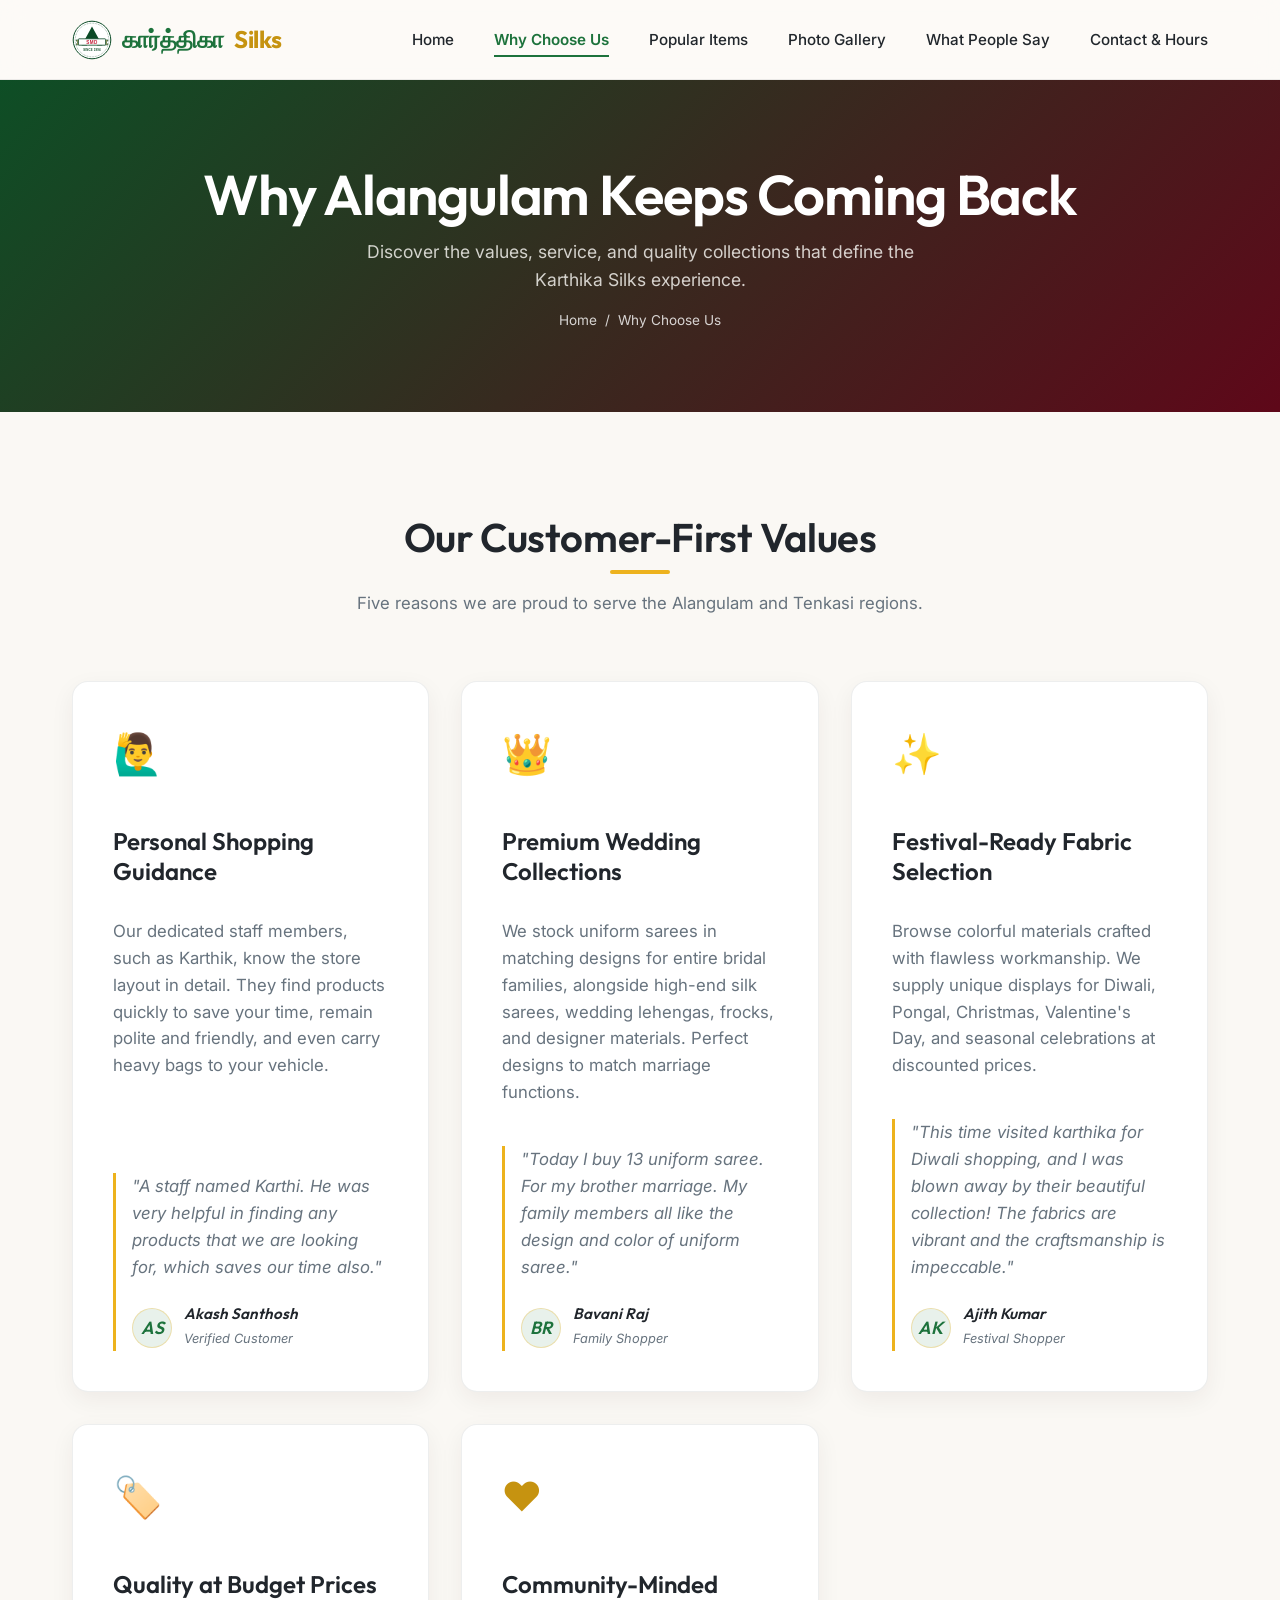
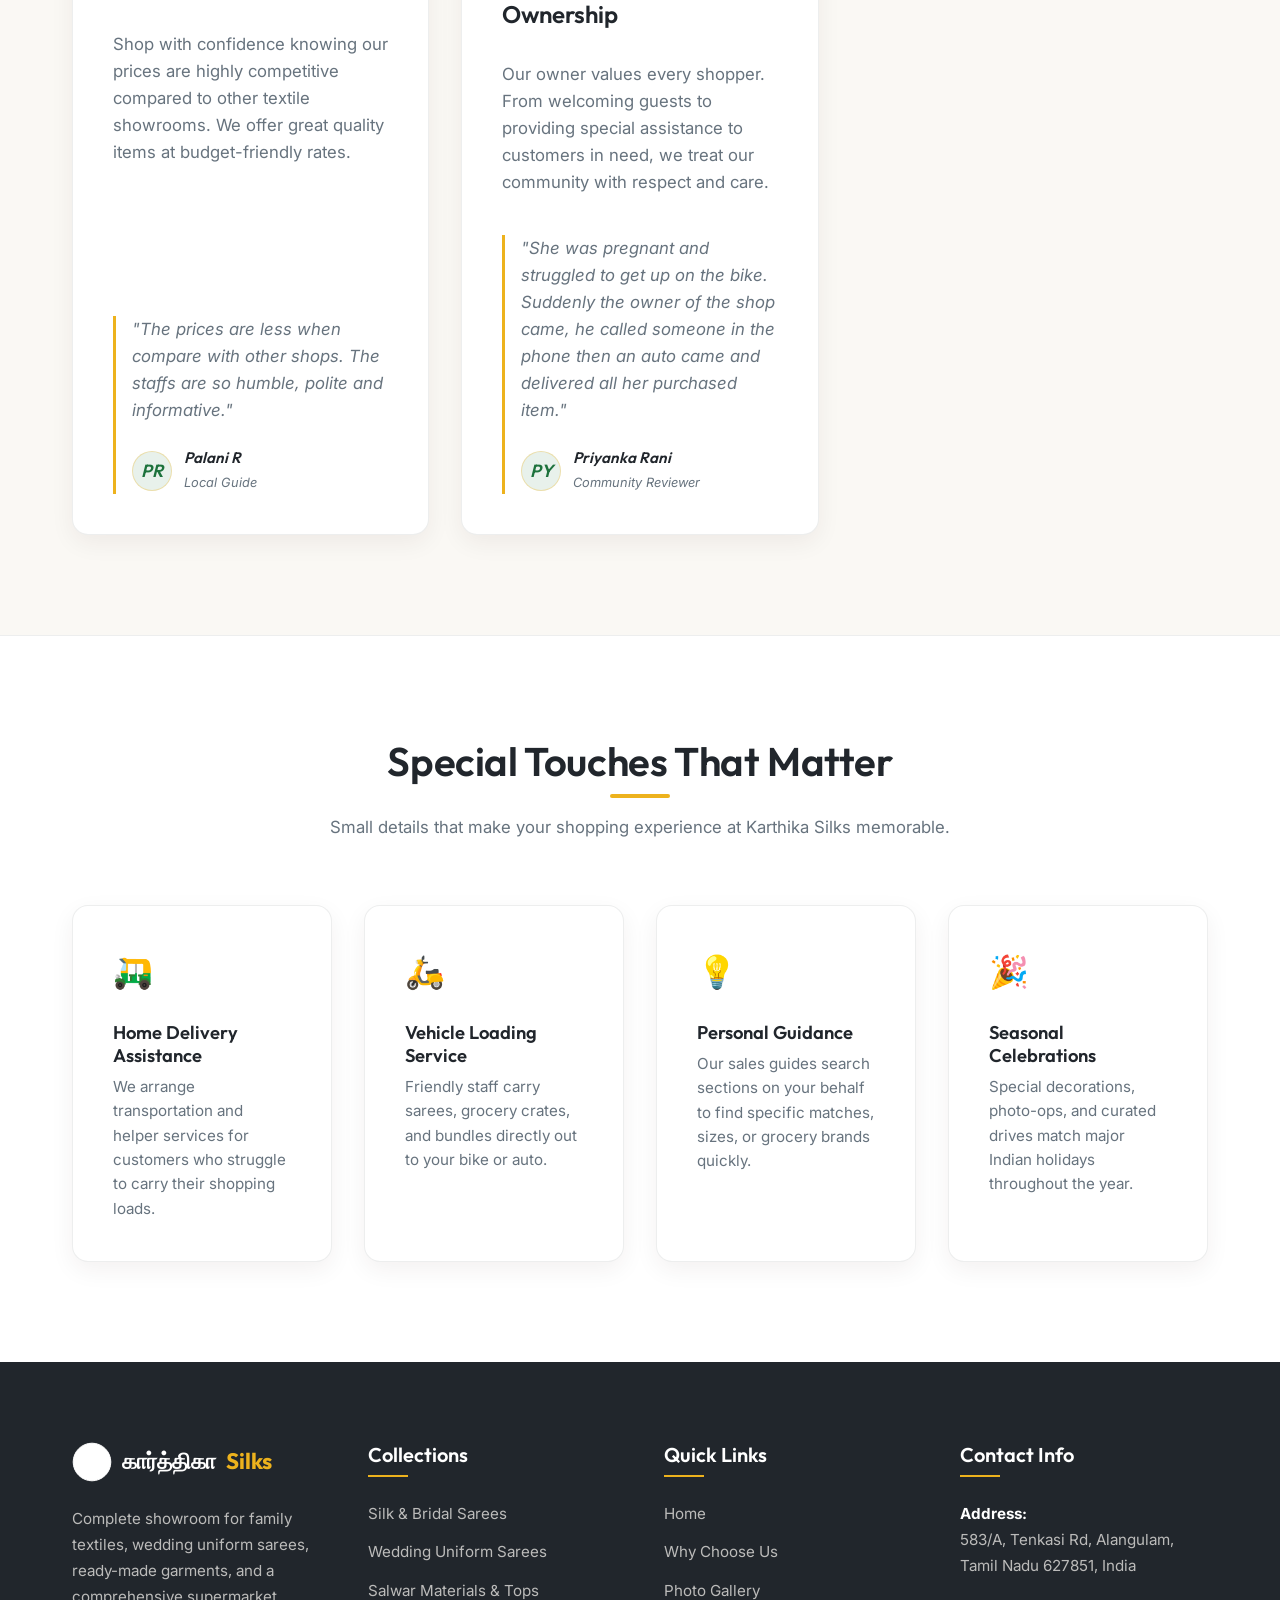
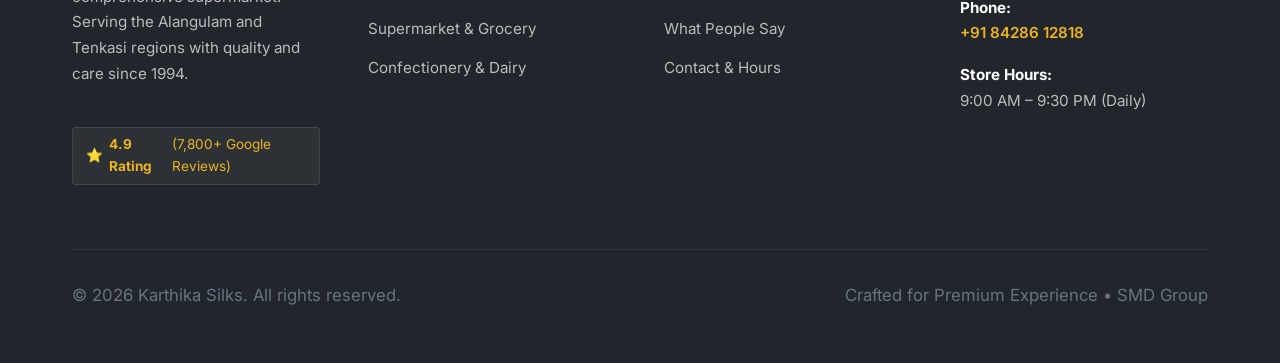
<file: about.html>
<!DOCTYPE html>
<html lang="en">
<head>
  <meta charset="UTF-8">
  <meta name="viewport" content="width=device-width, initial-scale=1.0">
  <title>Why Choose Us | Karthika Silks Alangulam</title>
  <meta name="description" content="Discover why Alangulam shoppers choose Karthika Silks. Exceptional customer service from staff like Karthik, premium wedding collections, and local care.">
  <link rel="icon" href="https://brila.ai/favicon.ico" type="image/x-icon">
  <link rel="stylesheet" href="css/style.css">
</head>
<body>

  <!-- Navigation -->
  <header>
    <nav>
      <div class="container">
        <a href="index.html" class="logo">
          <img src="assets/images/logo.svg" alt="Karthika Silks Logo" width="40" height="40">
          கார்த்திகா <span>Silks</span>
        </a>
        <button class="mobile-menu-btn" aria-label="Toggle Navigation">
          <span></span>
          <span></span>
          <span></span>
        </button>
        <ul class="nav-links">
          <li><a href="index.html">Home</a></li>
          <li><a href="about.html" class="active">Why Choose Us</a></li>
          <li><a href="products.html">Popular Items</a></li>
          <li><a href="gallery.html">Photo Gallery</a></li>
          <li><a href="reviews.html">What People Say</a></li>
          <li><a href="contact.html">Contact & Hours</a></li>
        </ul>
      </div>
    </nav>
  </header>

  <!-- Page Header -->
  <section class="page-header">
    <div class="container">
      <h1>Why Alangulam Keeps Coming Back</h1>
      <p>Discover the values, service, and quality collections that define the Karthika Silks experience.</p>
      <ul class="breadcrumbs">
        <li><a href="index.html">Home</a></li>
        <li>Why Choose Us</li>
      </ul>
    </div>
  </section>

  <!-- Value Propositions Grid -->
  <section class="section-padding">
    <div class="container">
      <div class="text-center reveal">
        <h2>Our Customer-First Values</h2>
        <p class="subtitle" style="margin-bottom: 4rem;">Five reasons we are proud to serve the Alangulam and Tenkasi regions.</p>
      </div>

      <div class="grid advantages-grid reveal">
        <!-- Karthik Service -->
        <div class="card advantage-card">
          <div class="card-icon">🙋‍♂️</div>
          <h3>Personal Shopping Guidance</h3>
          <p>Our dedicated staff members, such as Karthik, know the store layout in detail. They find products quickly to save your time, remain polite and friendly, and even carry heavy bags to your vehicle.</p>
          <blockquote>
            <p>"A staff named Karthi. He was very helpful in finding any products that we are looking for, which saves our time also."</p>
            <div class="testimonial-author" style="margin-top: 1rem;">
              <div class="avatar-initial">AS</div>
              <div class="author-info">
                <h4>Akash Santhosh</h4>
                <span>Verified Customer</span>
              </div>
            </div>
          </blockquote>
        </div>

        <!-- Wedding Collections -->
        <div class="card advantage-card">
          <div class="card-icon">👑</div>
          <h3>Premium Wedding Collections</h3>
          <p>We stock uniform sarees in matching designs for entire bridal families, alongside high-end silk sarees, wedding lehengas, frocks, and designer materials. Perfect designs to match marriage functions.</p>
          <blockquote>
            <p>"Today I buy 13 uniform saree. For my brother marriage. My family members all like the design and color of uniform saree."</p>
            <div class="testimonial-author" style="margin-top: 1rem;">
              <div class="avatar-initial">BR</div>
              <div class="author-info">
                <h4>Bavani Raj</h4>
                <span>Family Shopper</span>
              </div>
            </div>
          </blockquote>
        </div>

        <!-- Festival Ready -->
        <div class="card advantage-card">
          <div class="card-icon">✨</div>
          <h3>Festival-Ready Fabric Selection</h3>
          <p>Browse colorful materials crafted with flawless workmanship. We supply unique displays for Diwali, Pongal, Christmas, Valentine's Day, and seasonal celebrations at discounted prices.</p>
          <blockquote>
            <p>"This time visited karthika for Diwali shopping, and I was blown away by their beautiful collection! The fabrics are vibrant and the craftsmanship is impeccable."</p>
            <div class="testimonial-author" style="margin-top: 1rem;">
              <div class="avatar-initial">AK</div>
              <div class="author-info">
                <h4>Ajith Kumar</h4>
                <span>Festival Shopper</span>
              </div>
            </div>
          </blockquote>
        </div>

        <!-- Quality at Low Prices -->
        <div class="card advantage-card">
          <div class="card-icon">🏷️</div>
          <h3>Quality at Budget Prices</h3>
          <p>Shop with confidence knowing our prices are highly competitive compared to other textile showrooms. We offer great quality items at budget-friendly rates.</p>
          <blockquote>
            <p>"The prices are less when compare with other shops. The staffs are so humble, polite and informative."</p>
            <div class="testimonial-author" style="margin-top: 1rem;">
              <div class="avatar-initial">PR</div>
              <div class="author-info">
                <h4>Palani R</h4>
                <span>Local Guide</span>
              </div>
            </div>
          </blockquote>
        </div>

        <!-- Owner Cares -->
        <div class="card advantage-card">
          <div class="card-icon">❤️</div>
          <h3>Community-Minded Ownership</h3>
          <p>Our owner values every shopper. From welcoming guests to providing special assistance to customers in need, we treat our community with respect and care.</p>
          <blockquote>
            <p>"She was pregnant and struggled to get up on the bike. Suddenly the owner of the shop came, he called someone in the phone then an auto came and delivered all her purchased item."</p>
            <div class="testimonial-author" style="margin-top: 1rem;">
              <div class="avatar-initial">PY</div>
              <div class="author-info">
                <h4>Priyanka Rani</h4>
                <span>Community Reviewer</span>
              </div>
            </div>
          </blockquote>
        </div>
      </div>
    </div>
  </section>

  <!-- Special Touches Section -->
  <section class="section-padding special-touches-section" style="border-top: 1px solid var(--border-light);">
    <div class="container">
      <div class="text-center reveal">
        <h2>Special Touches That Matter</h2>
        <p class="subtitle" style="margin-bottom: 4rem;">Small details that make your shopping experience at Karthika Silks memorable.</p>
      </div>

      <div class="grid grid-4 reveal">
        <div class="card">
          <div class="card-icon" style="font-size: 2rem;">🛺</div>
          <h4 style="margin-bottom: 0.5rem; font-size: 1.15rem;">Home Delivery Assistance</h4>
          <p style="font-size: 0.95rem; margin-bottom: 0;">We arrange transportation and helper services for customers who struggle to carry their shopping loads.</p>
        </div>

        <div class="card">
          <div class="card-icon" style="font-size: 2rem;">🛵</div>
          <h4 style="margin-bottom: 0.5rem; font-size: 1.15rem;">Vehicle Loading Service</h4>
          <p style="font-size: 0.95rem; margin-bottom: 0;">Friendly staff carry sarees, grocery crates, and bundles directly out to your bike or auto.</p>
        </div>

        <div class="card">
          <div class="card-icon" style="font-size: 2rem;">💡</div>
          <h4 style="margin-bottom: 0.5rem; font-size: 1.15rem;">Personal Guidance</h4>
          <p style="font-size: 0.95rem; margin-bottom: 0;">Our sales guides search sections on your behalf to find specific matches, sizes, or grocery brands quickly.</p>
        </div>

        <div class="card">
          <div class="card-icon" style="font-size: 2rem;">🎉</div>
          <h4 style="margin-bottom: 0.5rem; font-size: 1.15rem;">Seasonal Celebrations</h4>
          <p style="font-size: 0.95rem; margin-bottom: 0;">Special decorations, photo-ops, and curated drives match major Indian holidays throughout the year.</p>
        </div>
      </div>
    </div>
  </section>

  <!-- Footer -->
  <footer>
    <div class="container">
      <div class="footer-grid">
        <!-- Col 1: About Brand -->
        <div class="footer-col">
          <div class="footer-logo">
            <img src="assets/images/logo.svg" alt="Karthika Silks Logo">
            கார்த்திகா <span>Silks</span>
          </div>
          <p class="footer-col-text">Complete showroom for family textiles, wedding uniform sarees, ready-made garments, and a comprehensive supermarket. Serving the Alangulam and Tenkasi regions with quality and care since 1994.</p>
          <div class="footer-badge-rating">
            <span>⭐️</span>
            <strong>4.9 Rating</strong> (7,800+ Google Reviews)
          </div>
        </div>

        <!-- Col 2: Showroom Categories -->
        <div class="footer-col">
          <h3>Collections</h3>
          <ul class="footer-links">
            <li><a href="products.html?filter=textiles">Silk & Bridal Sarees</a></li>
            <li><a href="products.html?filter=textiles">Wedding Uniform Sarees</a></li>
            <li><a href="products.html?filter=textiles">Salwar Materials & Tops</a></li>
            <li><a href="products.html?filter=supermarket">Supermarket & Grocery</a></li>
            <li><a href="products.html?filter=supermarket">Confectionery & Dairy</a></li>
          </ul>
        </div>

        <!-- Col 3: Quick Navigation -->
        <div class="footer-col">
          <h3>Quick Links</h3>
          <ul class="footer-links">
            <li><a href="index.html">Home</a></li>
            <li><a href="about.html">Why Choose Us</a></li>
            <li><a href="gallery.html">Photo Gallery</a></li>
            <li><a href="reviews.html">What People Say</a></li>
            <li><a href="contact.html">Contact & Hours</a></li>
          </ul>
        </div>

        <!-- Col 4: Store Info -->
        <div class="footer-col">
          <h3>Contact Info</h3>
          <p class="footer-col-text" style="margin-bottom: 1rem;">
            <strong>Address:</strong><br>
            583/A, Tenkasi Rd, Alangulam,<br>
            Tamil Nadu 627851, India
          </p>
          <p class="footer-col-text" style="margin-bottom: 1rem;">
            <strong>Phone:</strong><br>
            <a href="tel:+918428612818" style="color: var(--gold); font-weight: 600;">+91 84286 12818</a>
          </p>
          <p class="footer-col-text">
            <strong>Store Hours:</strong><br>
            9:00 AM – 9:30 PM (Daily)
          </p>
        </div>
      </div>
      
      <div class="footer-bottom">
        <p>&copy; 2026 Karthika Silks. All rights reserved.</p>
        <p>Crafted for Premium Experience &bull; SMD Group</p>
      </div>
    </div>
  </footer>

  <script src="js/main.js"></script>
</body>
</html>
</file>
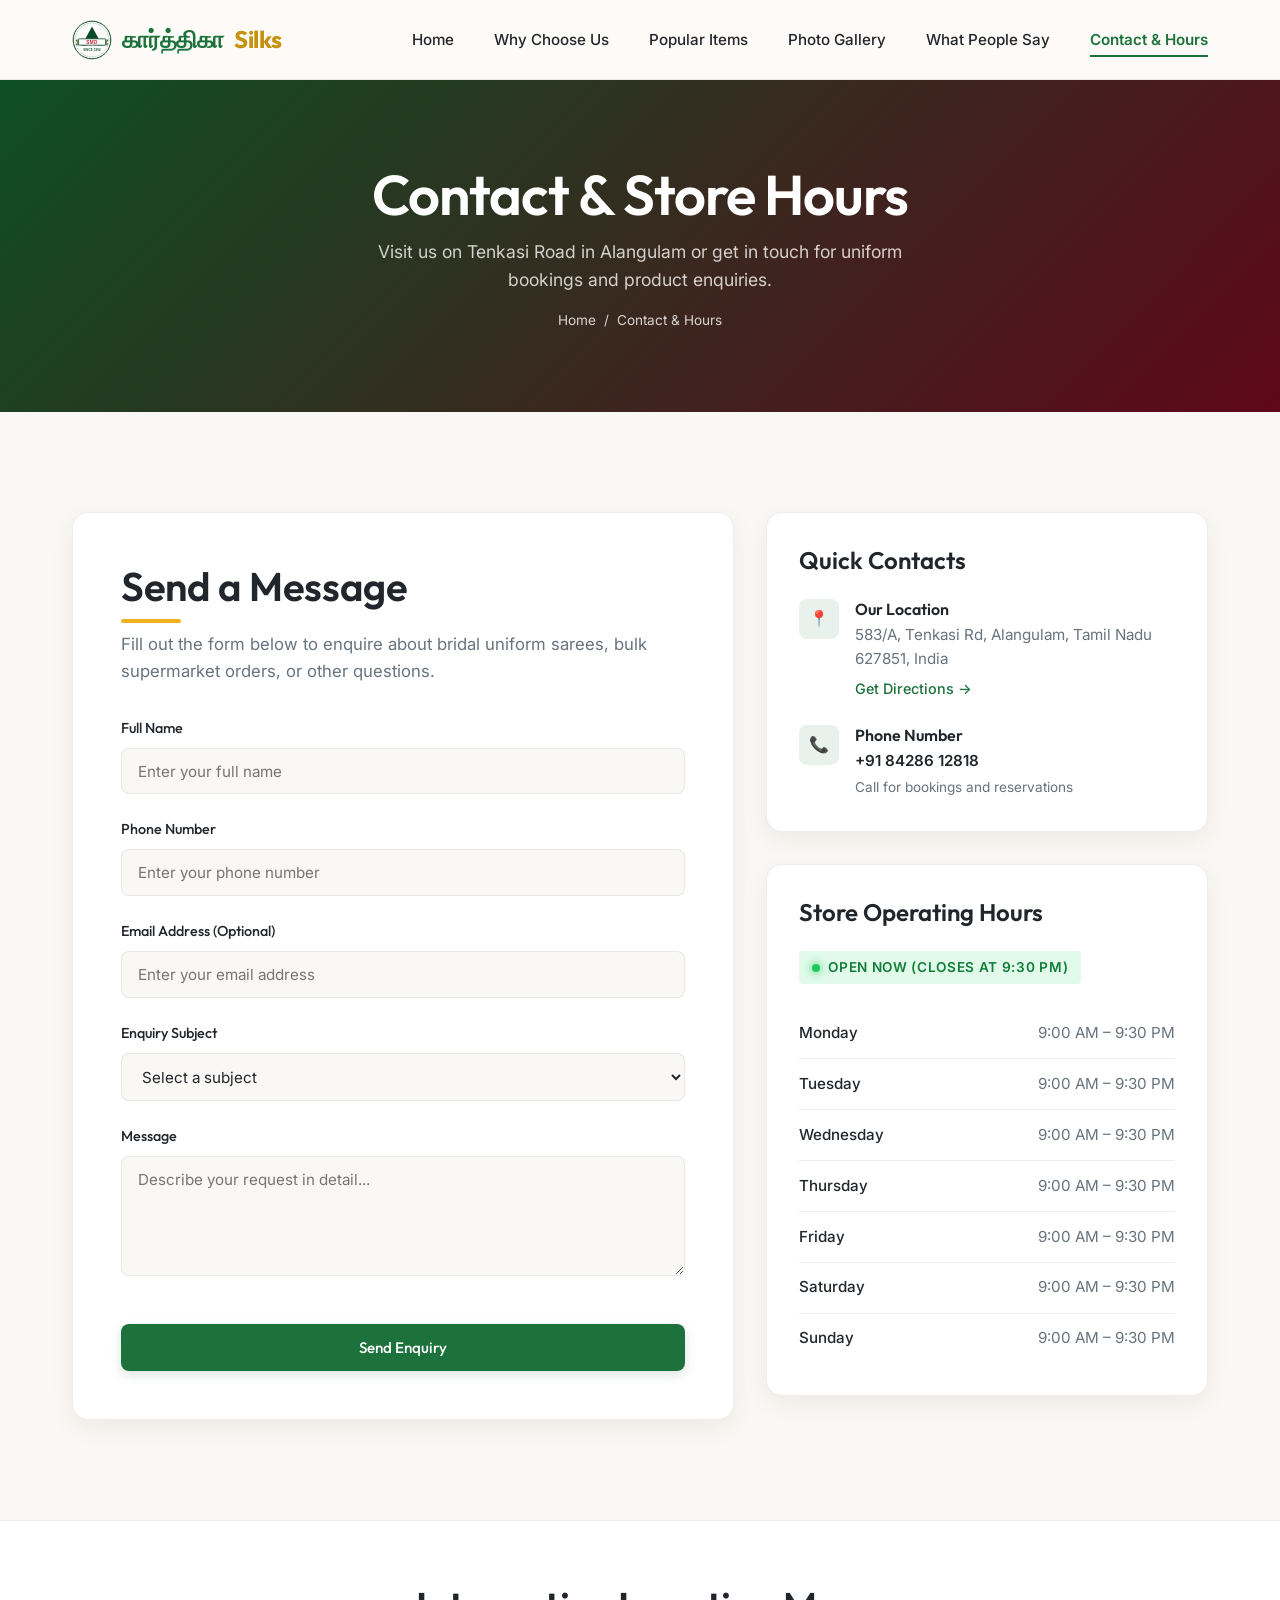
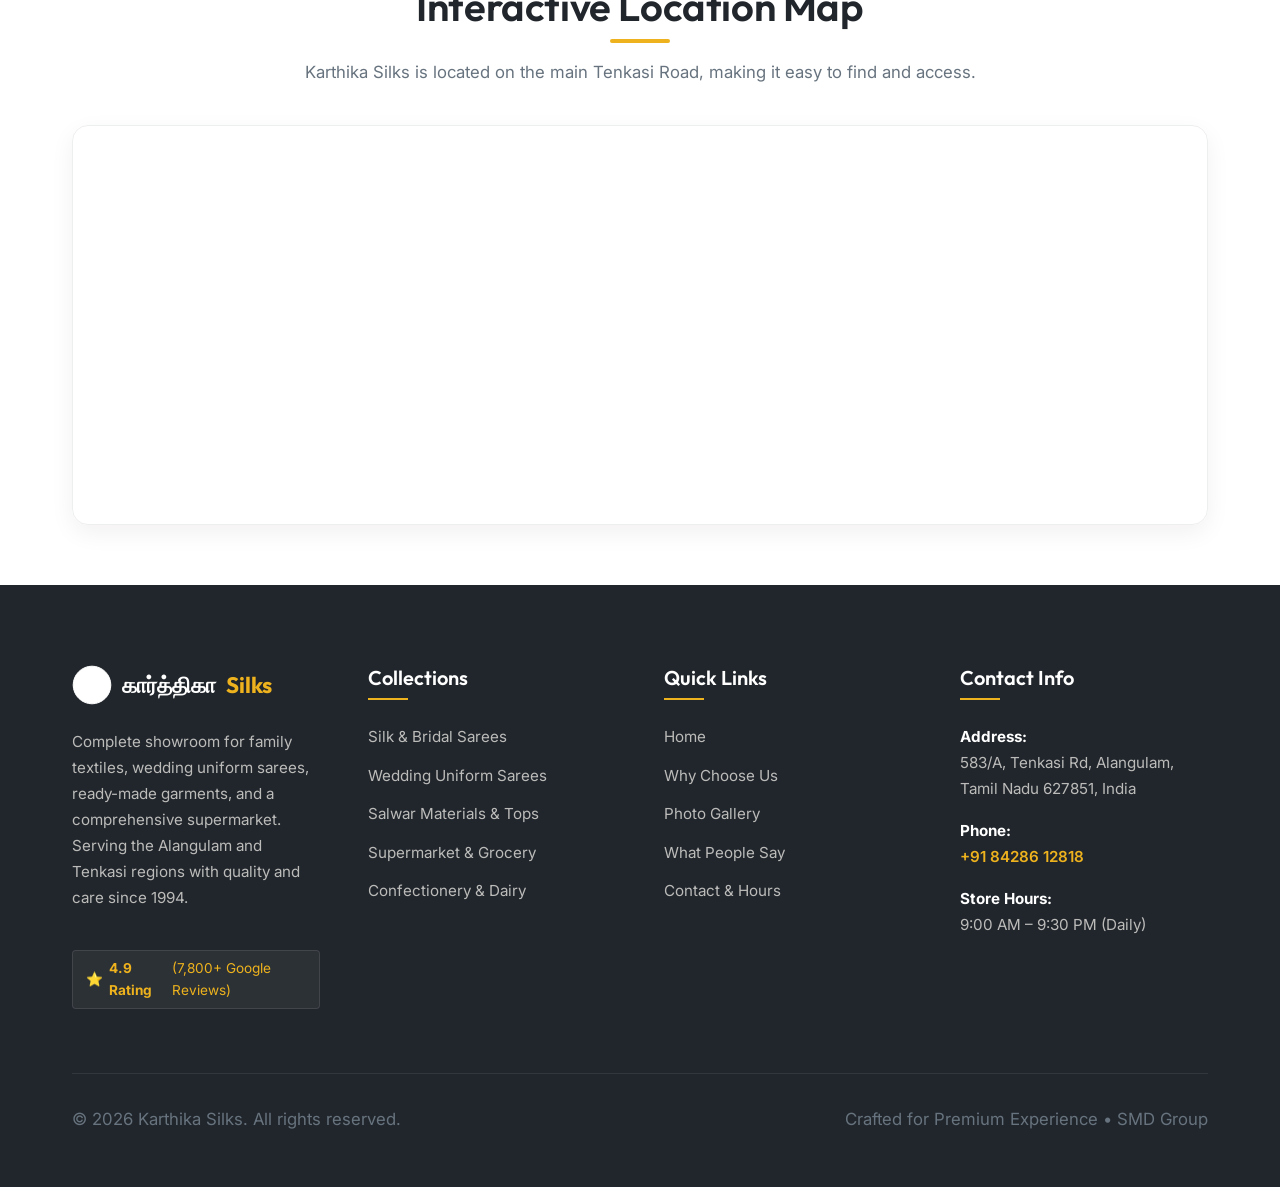
<file: contact.html>
<!DOCTYPE html>
<html lang="en">
<head>
  <meta charset="UTF-8">
  <meta name="viewport" content="width=device-width, initial-scale=1.0">
  <title>Contact & Store Hours | Karthika Silks Alangulam</title>
  <meta name="description" content="Get directions to Karthika Silks in Alangulam, Tamil Nadu. Find store operating hours, live status, phone contacts, and send messages through our contact form.">
  <link rel="icon" href="https://brila.ai/favicon.ico" type="image/x-icon">
  <link rel="stylesheet" href="css/style.css">
</head>
<body>

  <!-- Navigation -->
  <header>
    <nav>
      <div class="container">
        <a href="index.html" class="logo">
          <img src="assets/images/logo.svg" alt="Karthika Silks Logo" width="40" height="40">
          கார்த்திகா <span>Silks</span>
        </a>
        <button class="mobile-menu-btn" aria-label="Toggle Navigation">
          <span></span>
          <span></span>
          <span></span>
        </button>
        <ul class="nav-links">
          <li><a href="index.html">Home</a></li>
          <li><a href="about.html">Why Choose Us</a></li>
          <li><a href="products.html">Popular Items</a></li>
          <li><a href="gallery.html">Photo Gallery</a></li>
          <li><a href="reviews.html">What People Say</a></li>
          <li><a href="contact.html" class="active">Contact & Hours</a></li>
        </ul>
      </div>
    </nav>
  </header>

  <!-- Page Header -->
  <section class="page-header">
    <div class="container">
      <h1>Contact & Store Hours</h1>
      <p>Visit us on Tenkasi Road in Alangulam or get in touch for uniform bookings and product enquiries.</p>
      <ul class="breadcrumbs">
        <li><a href="index.html">Home</a></li>
        <li>Contact & Hours</li>
      </ul>
    </div>
  </section>

  <!-- Contact Form & Info Grid -->
  <section class="section-padding">
    <div class="container">
      <div class="grid contact-grid reveal">
        
        <!-- Left: Contact Form -->
        <div class="card contact-card">
          <h2 style="margin-bottom: 0.5rem;">Send a Message</h2>
          <p style="margin-bottom: 2rem;">Fill out the form below to enquire about bridal uniform sarees, bulk supermarket orders, or other questions.</p>
          
          <form id="contactForm" onsubmit="event.preventDefault(); alert('Thank you for contacting Karthika Silks. We will get back to you shortly.'); this.reset();">
            <div class="form-group">
              <label for="name">Full Name</label>
              <input type="text" id="name" class="form-control" placeholder="Enter your full name" required>
            </div>
            <div class="form-group">
              <label for="phone">Phone Number</label>
              <input type="tel" id="phone" class="form-control" placeholder="Enter your phone number" required>
            </div>
            <div class="form-group">
              <label for="email">Email Address (Optional)</label>
              <input type="email" id="email" class="form-control" placeholder="Enter your email address">
            </div>
            <div class="form-group">
              <label for="subject">Enquiry Subject</label>
              <select id="subject" class="form-control" required>
                <option value="" disabled selected>Select a subject</option>
                <option value="wedding">Wedding Uniform Sarees Bulk Booking</option>
                <option value="textiles">Textiles & Dress Materials Enquiry</option>
                <option value="supermarket">Supermarket Bulk Procurement</option>
                <option value="general">General Feedback / Other Queries</option>
              </select>
            </div>
            <div class="form-group">
              <label for="message">Message</label>
              <textarea id="message" class="form-control" placeholder="Describe your request in detail..." required></textarea>
            </div>
            <button type="submit" class="btn btn-primary" style="width: 100%; margin-top: 1rem;">Send Enquiry</button>
          </form>
        </div>

        <!-- Right: Contact Info & Hours -->
        <div style="display: flex; flex-direction: column; gap: 2rem;">
          
          <!-- Quick Contacts -->
          <div class="card" style="padding: 2rem;">
            <h3>Quick Contacts</h3>
            <ul class="contact-info-list" style="margin-top: 1.5rem;">
              
              <li class="contact-info-item">
                <div class="contact-info-icon">📍</div>
                <div class="contact-info-content">
                  <h4>Our Location</h4>
                  <p>583/A, Tenkasi Rd, Alangulam, Tamil Nadu 627851, India</p>
                  <a href="https://www.google.com/maps/dir/?api=1&destination=8.8686128,77.4913883" target="_blank" rel="noopener" style="color: var(--primary); font-size: 0.9rem; font-weight: 500; display: inline-block; margin-top: 5px;">
                    Get Directions &rarr;
                  </a>
                </div>
              </li>

              <li class="contact-info-item">
                <div class="contact-info-icon">📞</div>
                <div class="contact-info-content">
                  <h4>Phone Number</h4>
                  <p><a href="tel:+918428612818" style="color: var(--text-dark); font-weight: 600;">+91 84286 12818</a></p>
                  <span style="font-size: 0.85rem; color: var(--text-muted);">Call for bookings and reservations</span>
                </div>
              </li>
              
            </ul>
          </div>

          <!-- Store Hours -->
          <div class="card" style="padding: 2rem;">
            <h3>Store Operating Hours</h3>
            
            <!-- Live hours check status badge -->
            <div id="store-status-container" style="margin-top: 1.5rem;"></div>

            <table class="hours-table">
              <tr>
                <td class="day-name">Monday</td>
                <td class="day-time">9:00 AM – 9:30 PM</td>
              </tr>
              <tr>
                <td class="day-name">Tuesday</td>
                <td class="day-time">9:00 AM – 9:30 PM</td>
              </tr>
              <tr>
                <td class="day-name">Wednesday</td>
                <td class="day-time">9:00 AM – 9:30 PM</td>
              </tr>
              <tr>
                <td class="day-name">Thursday</td>
                <td class="day-time">9:00 AM – 9:30 PM</td>
              </tr>
              <tr>
                <td class="day-name">Friday</td>
                <td class="day-time">9:00 AM – 9:30 PM</td>
              </tr>
              <tr>
                <td class="day-name">Saturday</td>
                <td class="day-time">9:00 AM – 9:30 PM</td>
              </tr>
              <tr>
                <td class="day-name">Sunday</td>
                <td class="day-time">9:00 AM – 9:30 PM</td>
              </tr>
            </table>
          </div>

        </div>
        
      </div>
    </div>
  </section>

  <!-- Map Section -->
  <section class="reveal" style="background-color: var(--bg-white); border-top: 1px solid var(--border-light); padding: 60px 0;">
    <div class="container">
      <div class="text-center" style="margin-bottom: 2.5rem;">
        <h2>Interactive Location Map</h2>
        <p class="subtitle">Karthika Silks is located on the main Tenkasi Road, making it easy to find and access.</p>
      </div>
      <div class="map-container">
        <iframe src="https://maps.google.com/maps?q=Karthika%20Silks%20%26%20Readymade%20%26%20Supermarket%2C%20583%2FA%2C%20Tenkasi%20Rd%2C%20Alangulam%2C%20Tamil%20Nadu%20627851%2C%20India&hl=en&z=15&output=embed" allowfullscreen height="400" loading="lazy" width="100%" style="border:0;"></iframe>
      </div>
    </div>
  </section>

  <!-- Footer -->
  <footer>
    <div class="container">
      <div class="footer-grid">
        <!-- Col 1: About Brand -->
        <div class="footer-col">
          <div class="footer-logo">
            <img src="assets/images/logo.svg" alt="Karthika Silks Logo">
            கார்த்திகா <span>Silks</span>
          </div>
          <p class="footer-col-text">Complete showroom for family textiles, wedding uniform sarees, ready-made garments, and a comprehensive supermarket. Serving the Alangulam and Tenkasi regions with quality and care since 1994.</p>
          <div class="footer-badge-rating">
            <span>⭐️</span>
            <strong>4.9 Rating</strong> (7,800+ Google Reviews)
          </div>
        </div>

        <!-- Col 2: Showroom Categories -->
        <div class="footer-col">
          <h3>Collections</h3>
          <ul class="footer-links">
            <li><a href="products.html?filter=textiles">Silk & Bridal Sarees</a></li>
            <li><a href="products.html?filter=textiles">Wedding Uniform Sarees</a></li>
            <li><a href="products.html?filter=textiles">Salwar Materials & Tops</a></li>
            <li><a href="products.html?filter=supermarket">Supermarket & Grocery</a></li>
            <li><a href="products.html?filter=supermarket">Confectionery & Dairy</a></li>
          </ul>
        </div>

        <!-- Col 3: Quick Navigation -->
        <div class="footer-col">
          <h3>Quick Links</h3>
          <ul class="footer-links">
            <li><a href="index.html">Home</a></li>
            <li><a href="about.html">Why Choose Us</a></li>
            <li><a href="gallery.html">Photo Gallery</a></li>
            <li><a href="reviews.html">What People Say</a></li>
            <li><a href="contact.html">Contact & Hours</a></li>
          </ul>
        </div>

        <!-- Col 4: Store Info -->
        <div class="footer-col">
          <h3>Contact Info</h3>
          <p class="footer-col-text" style="margin-bottom: 1rem;">
            <strong>Address:</strong><br>
            583/A, Tenkasi Rd, Alangulam,<br>
            Tamil Nadu 627851, India
          </p>
          <p class="footer-col-text" style="margin-bottom: 1rem;">
            <strong>Phone:</strong><br>
            <a href="tel:+918428612818" style="color: var(--gold); font-weight: 600;">+91 84286 12818</a>
          </p>
          <p class="footer-col-text">
            <strong>Store Hours:</strong><br>
            9:00 AM – 9:30 PM (Daily)
          </p>
        </div>
      </div>
      
      <div class="footer-bottom">
        <p>&copy; 2026 Karthika Silks. All rights reserved.</p>
        <p>Crafted for Premium Experience &bull; SMD Group</p>
      </div>
    </div>
  </footer>

  <script src="js/main.js"></script>
</body>
</html>
</file>
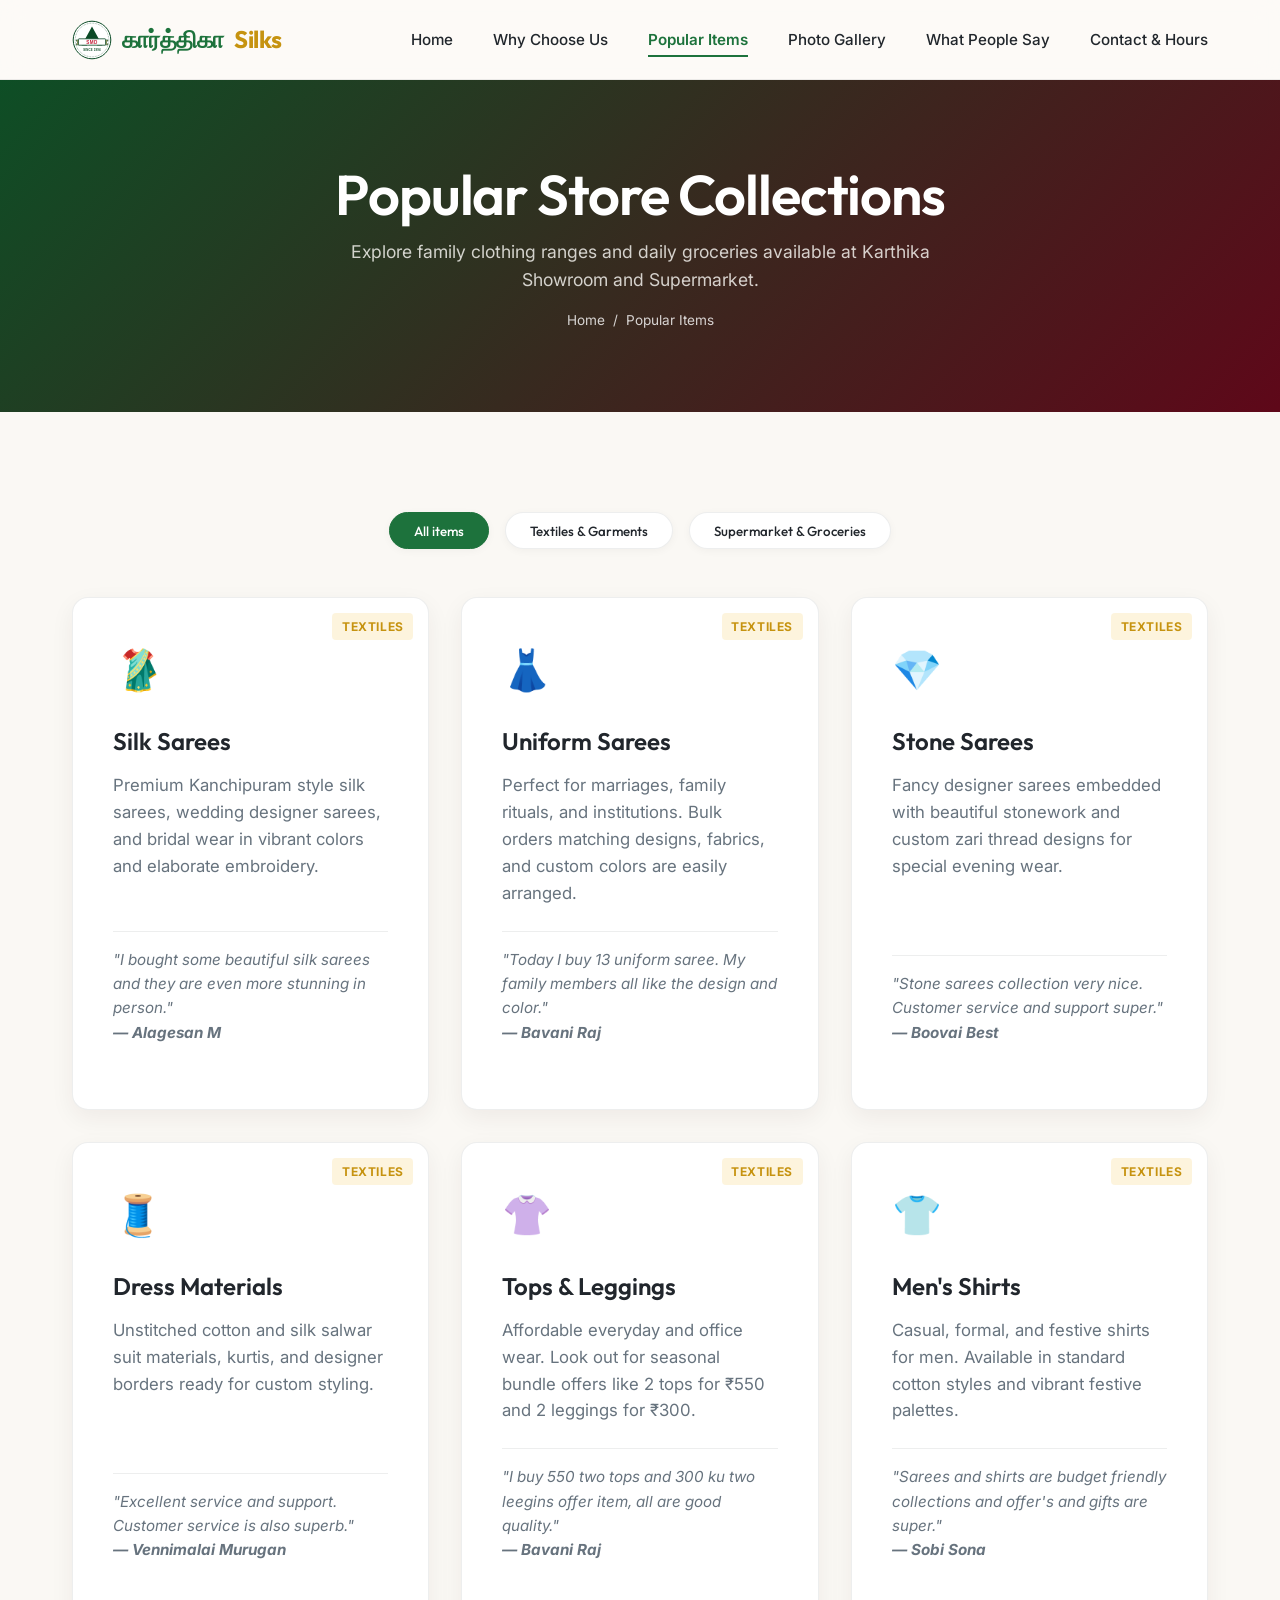
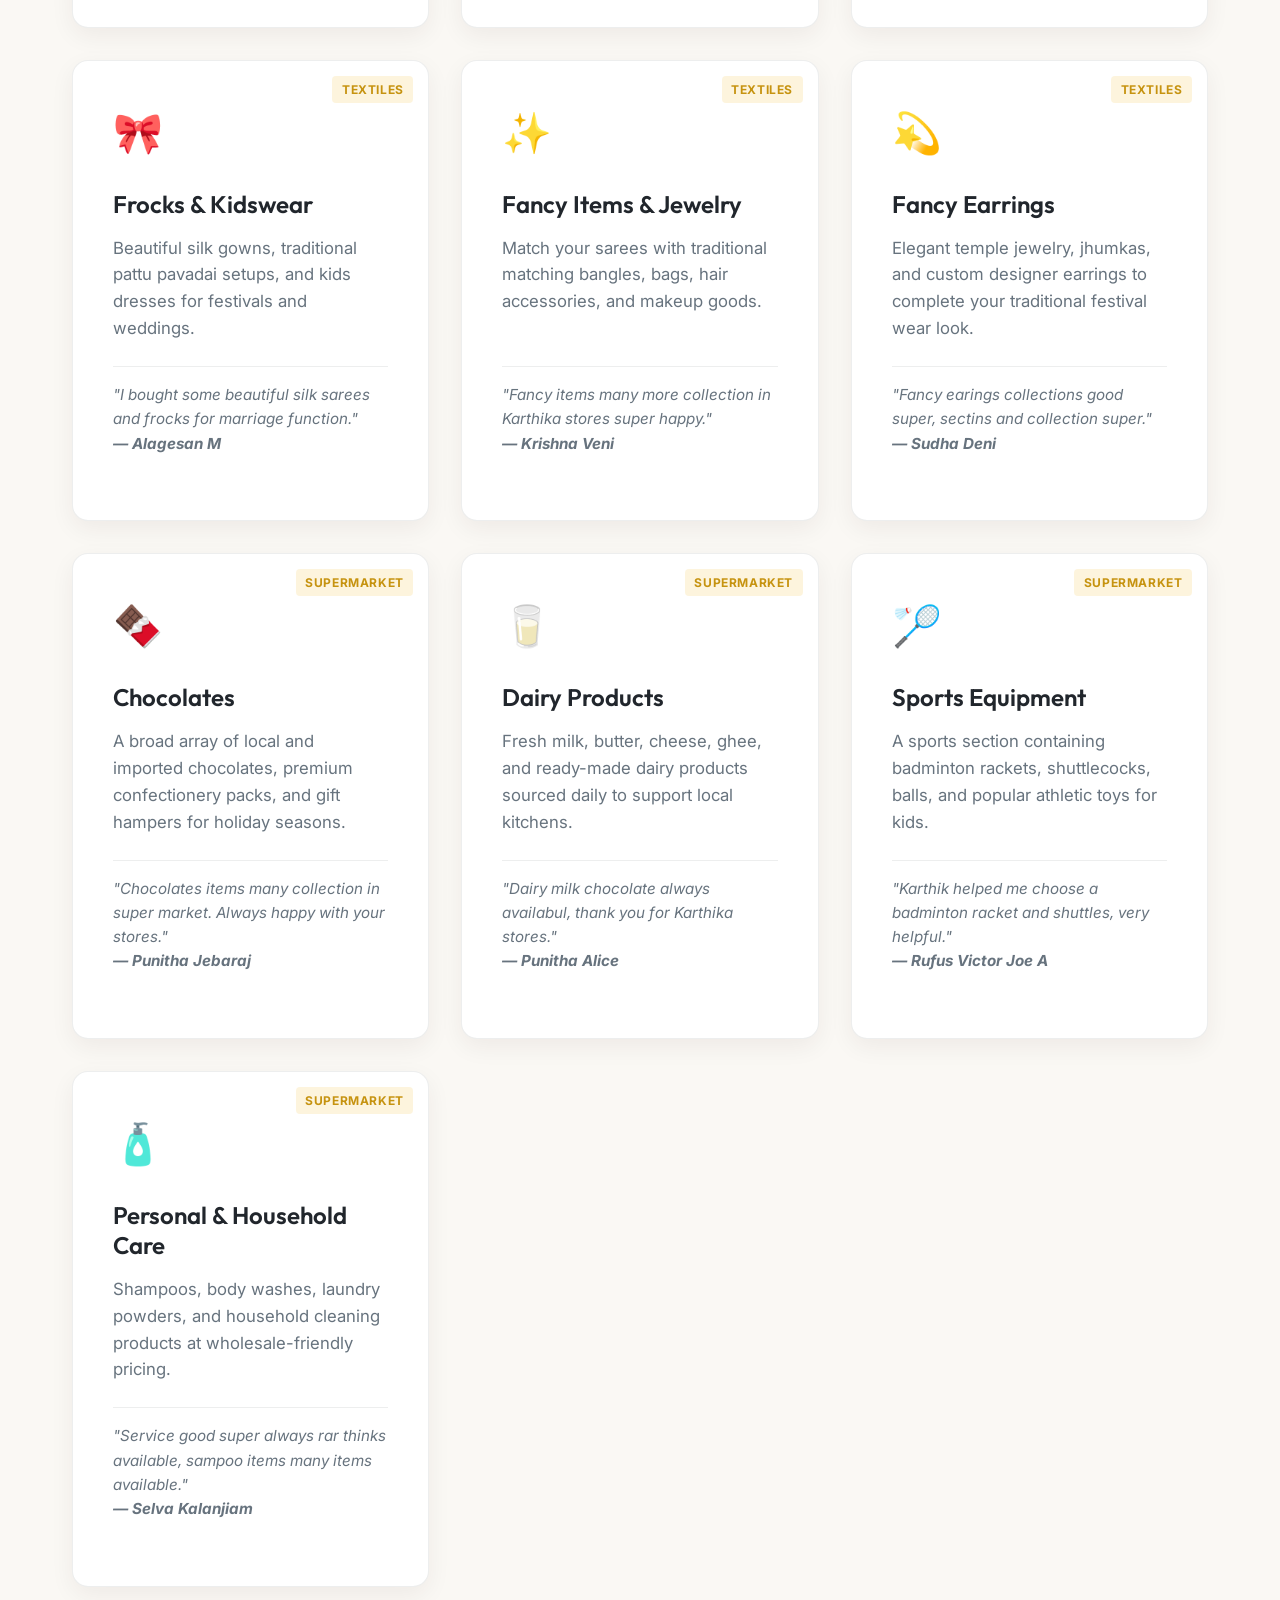
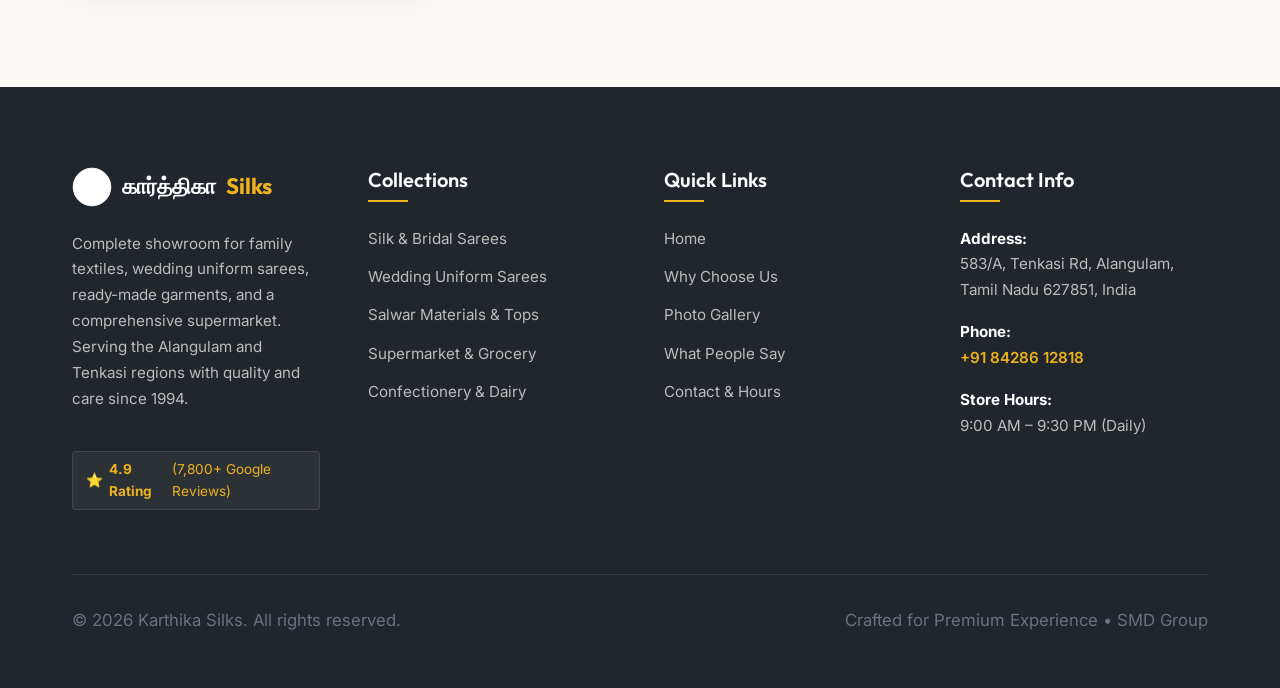
<file: products.html>
<!DOCTYPE html>
<html lang="en">
<head>
  <meta charset="UTF-8">
  <meta name="viewport" content="width=device-width, initial-scale=1.0">
  <title>Our Popular Products | Karthika Silks Alangulam</title>
  <meta name="description" content="Browse our textiles collection featuring sarees, dress materials, and wedding packages, and explore supermarket essentials including chocolates, dairy, and sports gear.">
  <link rel="icon" href="https://brila.ai/favicon.ico" type="image/x-icon">
  <link rel="stylesheet" href="css/style.css">
</head>
<body>

  <!-- Navigation -->
  <header>
    <nav>
      <div class="container">
        <a href="index.html" class="logo">
          <img src="assets/images/logo.svg" alt="Karthika Silks Logo" width="40" height="40">
          கார்த்திகா <span>Silks</span>
        </a>
        <button class="mobile-menu-btn" aria-label="Toggle Navigation">
          <span></span>
          <span></span>
          <span></span>
        </button>
        <ul class="nav-links">
          <li><a href="index.html">Home</a></li>
          <li><a href="about.html">Why Choose Us</a></li>
          <li><a href="products.html" class="active">Popular Items</a></li>
          <li><a href="gallery.html">Photo Gallery</a></li>
          <li><a href="reviews.html">What People Say</a></li>
          <li><a href="contact.html">Contact & Hours</a></li>
        </ul>
      </div>
    </nav>
  </header>

  <!-- Page Header -->
  <section class="page-header">
    <div class="container">
      <h1>Popular Store Collections</h1>
      <p>Explore family clothing ranges and daily groceries available at Karthika Showroom and Supermarket.</p>
      <ul class="breadcrumbs">
        <li><a href="index.html">Home</a></li>
        <li>Popular Items</li>
      </ul>
    </div>
  </section>

  <!-- Product Section -->
  <section class="section-padding">
    <div class="container">
      <!-- Filter Controls -->
      <div class="product-filters reveal">
        <button class="filter-btn active" data-filter="all">All items</button>
        <button class="filter-btn" data-filter="textiles">Textiles & Garments</button>
        <button class="filter-btn" data-filter="supermarket">Supermarket & Groceries</button>
      </div>

      <!-- Products Grid -->
      <div class="grid product-grid reveal">
        
        <!-- Saree 1 -->
        <div class="product-card-wrapper" data-category="textiles">
          <div class="card product-card">
            <span class="product-category-tag">Textiles</span>
            <div class="card-icon">🥻</div>
            <h3>Silk Sarees</h3>
            <p>Premium Kanchipuram style silk sarees, wedding designer sarees, and bridal wear in vibrant colors and elaborate embroidery.</p>
            <p class="product-quote">"I bought some beautiful silk sarees and they are even more stunning in person." <br><strong>— Alagesan M</strong></p>
          </div>
        </div>

        <!-- Saree 2 -->
        <div class="product-card-wrapper" data-category="textiles">
          <div class="card product-card">
            <span class="product-category-tag">Textiles</span>
            <div class="card-icon">👗</div>
            <h3>Uniform Sarees</h3>
            <p>Perfect for marriages, family rituals, and institutions. Bulk orders matching designs, fabrics, and custom colors are easily arranged.</p>
            <p class="product-quote">"Today I buy 13 uniform saree. My family members all like the design and color." <br><strong>— Bavani Raj</strong></p>
          </div>
        </div>

        <!-- Saree 3 -->
        <div class="product-card-wrapper" data-category="textiles">
          <div class="card product-card">
            <span class="product-category-tag">Textiles</span>
            <div class="card-icon">💎</div>
            <h3>Stone Sarees</h3>
            <p>Fancy designer sarees embedded with beautiful stonework and custom zari thread designs for special evening wear.</p>
            <p class="product-quote">"Stone sarees collection very nice. Customer service and support super." <br><strong>— Boovai Best</strong></p>
          </div>
        </div>

        <!-- Product 4 -->
        <div class="product-card-wrapper" data-category="textiles">
          <div class="card product-card">
            <span class="product-category-tag">Textiles</span>
            <div class="card-icon">🧵</div>
            <h3>Dress Materials</h3>
            <p>Unstitched cotton and silk salwar suit materials, kurtis, and designer borders ready for custom styling.</p>
            <p class="product-quote">"Excellent service and support. Customer service is also superb." <br><strong>— Vennimalai Murugan</strong></p>
          </div>
        </div>

        <!-- Product 5 -->
        <div class="product-card-wrapper" data-category="textiles">
          <div class="card product-card">
            <span class="product-category-tag">Textiles</span>
            <div class="card-icon">👚</div>
            <h3>Tops & Leggings</h3>
            <p>Affordable everyday and office wear. Look out for seasonal bundle offers like 2 tops for ₹550 and 2 leggings for ₹300.</p>
            <p class="product-quote">"I buy 550 two tops and 300 ku two leegins offer item, all are good quality." <br><strong>— Bavani Raj</strong></p>
          </div>
        </div>

        <!-- Product 6 -->
        <div class="product-card-wrapper" data-category="textiles">
          <div class="card product-card">
            <span class="product-category-tag">Textiles</span>
            <div class="card-icon">👕</div>
            <h3>Men's Shirts</h3>
            <p>Casual, formal, and festive shirts for men. Available in standard cotton styles and vibrant festive palettes.</p>
            <p class="product-quote">"Sarees and shirts are budget friendly collections and offer's and gifts are super." <br><strong>— Sobi Sona</strong></p>
          </div>
        </div>

        <!-- Product 7 -->
        <div class="product-card-wrapper" data-category="textiles">
          <div class="card product-card">
            <span class="product-category-tag">Textiles</span>
            <div class="card-icon">🎀</div>
            <h3>Frocks & Kidswear</h3>
            <p>Beautiful silk gowns, traditional pattu pavadai setups, and kids dresses for festivals and weddings.</p>
            <p class="product-quote">"I bought some beautiful silk sarees and frocks for marriage function." <br><strong>— Alagesan M</strong></p>
          </div>
        </div>

        <!-- Product 8 -->
        <div class="product-card-wrapper" data-category="textiles">
          <div class="card product-card">
            <span class="product-category-tag">Textiles</span>
            <div class="card-icon">✨</div>
            <h3>Fancy Items & Jewelry</h3>
            <p>Match your sarees with traditional matching bangles, bags, hair accessories, and makeup goods.</p>
            <p class="product-quote">"Fancy items many more collection in Karthika stores super happy." <br><strong>— Krishna Veni</strong></p>
          </div>
        </div>

        <!-- Product 9 -->
        <div class="product-card-wrapper" data-category="textiles">
          <div class="card product-card">
            <span class="product-category-tag">Textiles</span>
            <div class="card-icon">💫</div>
            <h3>Fancy Earrings</h3>
            <p>Elegant temple jewelry, jhumkas, and custom designer earrings to complete your traditional festival wear look.</p>
            <p class="product-quote">"Fancy earings collections good super, sectins and collection super." <br><strong>— Sudha Deni</strong></p>
          </div>
        </div>

        <!-- Product 10 -->
        <div class="product-card-wrapper" data-category="supermarket">
          <div class="card product-card">
            <span class="product-category-tag">Supermarket</span>
            <div class="card-icon">🍫</div>
            <h3>Chocolates</h3>
            <p>A broad array of local and imported chocolates, premium confectionery packs, and gift hampers for holiday seasons.</p>
            <p class="product-quote">"Chocolates items many collection in super market. Always happy with your stores." <br><strong>— Punitha Jebaraj</strong></p>
          </div>
        </div>

        <!-- Product 11 -->
        <div class="product-card-wrapper" data-category="supermarket">
          <div class="card product-card">
            <span class="product-category-tag">Supermarket</span>
            <div class="card-icon">🥛</div>
            <h3>Dairy Products</h3>
            <p>Fresh milk, butter, cheese, ghee, and ready-made dairy products sourced daily to support local kitchens.</p>
            <p class="product-quote">"Dairy milk chocolate always availabul, thank you for Karthika stores." <br><strong>— Punitha Alice</strong></p>
          </div>
        </div>

        <!-- Product 12 -->
        <div class="product-card-wrapper" data-category="supermarket">
          <div class="card product-card">
            <span class="product-category-tag">Supermarket</span>
            <div class="card-icon">🏸</div>
            <h3>Sports Equipment</h3>
            <p>A sports section containing badminton rackets, shuttlecocks, balls, and popular athletic toys for kids.</p>
            <p class="product-quote">"Karthik helped me choose a badminton racket and shuttles, very helpful." <br><strong>— Rufus Victor Joe A</strong></p>
          </div>
        </div>

        <!-- Product 13 -->
        <div class="product-card-wrapper" data-category="supermarket">
          <div class="card product-card">
            <span class="product-category-tag">Supermarket</span>
            <div class="card-icon">🧴</div>
            <h3>Personal & Household Care</h3>
            <p>Shampoos, body washes, laundry powders, and household cleaning products at wholesale-friendly pricing.</p>
            <p class="product-quote">"Service good super always rar thinks available, sampoo items many items available." <br><strong>— Selva Kalanjiam</strong></p>
          </div>
        </div>

      </div>
    </div>
  </section>

  <!-- Footer -->
  <footer>
    <div class="container">
      <div class="footer-grid">
        <!-- Col 1: About Brand -->
        <div class="footer-col">
          <div class="footer-logo">
            <img src="assets/images/logo.svg" alt="Karthika Silks Logo">
            கார்த்திகா <span>Silks</span>
          </div>
          <p class="footer-col-text">Complete showroom for family textiles, wedding uniform sarees, ready-made garments, and a comprehensive supermarket. Serving the Alangulam and Tenkasi regions with quality and care since 1994.</p>
          <div class="footer-badge-rating">
            <span>⭐️</span>
            <strong>4.9 Rating</strong> (7,800+ Google Reviews)
          </div>
        </div>

        <!-- Col 2: Showroom Categories -->
        <div class="footer-col">
          <h3>Collections</h3>
          <ul class="footer-links">
            <li><a href="products.html?filter=textiles">Silk & Bridal Sarees</a></li>
            <li><a href="products.html?filter=textiles">Wedding Uniform Sarees</a></li>
            <li><a href="products.html?filter=textiles">Salwar Materials & Tops</a></li>
            <li><a href="products.html?filter=supermarket">Supermarket & Grocery</a></li>
            <li><a href="products.html?filter=supermarket">Confectionery & Dairy</a></li>
          </ul>
        </div>

        <!-- Col 3: Quick Navigation -->
        <div class="footer-col">
          <h3>Quick Links</h3>
          <ul class="footer-links">
            <li><a href="index.html">Home</a></li>
            <li><a href="about.html">Why Choose Us</a></li>
            <li><a href="gallery.html">Photo Gallery</a></li>
            <li><a href="reviews.html">What People Say</a></li>
            <li><a href="contact.html">Contact & Hours</a></li>
          </ul>
        </div>

        <!-- Col 4: Store Info -->
        <div class="footer-col">
          <h3>Contact Info</h3>
          <p class="footer-col-text" style="margin-bottom: 1rem;">
            <strong>Address:</strong><br>
            583/A, Tenkasi Rd, Alangulam,<br>
            Tamil Nadu 627851, India
          </p>
          <p class="footer-col-text" style="margin-bottom: 1rem;">
            <strong>Phone:</strong><br>
            <a href="tel:+918428612818" style="color: var(--gold); font-weight: 600;">+91 84286 12818</a>
          </p>
          <p class="footer-col-text">
            <strong>Store Hours:</strong><br>
            9:00 AM – 9:30 PM (Daily)
          </p>
        </div>
      </div>
      
      <div class="footer-bottom">
        <p>&copy; 2026 Karthika Silks. All rights reserved.</p>
        <p>Crafted for Premium Experience &bull; SMD Group</p>
      </div>
    </div>
  </footer>

  <script src="js/main.js"></script>
  <script>
    // Handle specific query filter on page load (e.g. products.html?filter=supermarket)
    document.addEventListener('DOMContentLoaded', () => {
      const urlParams = new URLSearchParams(window.location.search);
      const categoryParam = urlParams.get('filter');
      if (categoryParam) {
        const filterButton = document.querySelector(`.filter-btn[data-filter="${categoryParam}"]`);
        if (filterButton) {
          filterButton.click();
        }
      }
    });
  </script>
</body>
</html>
</file>
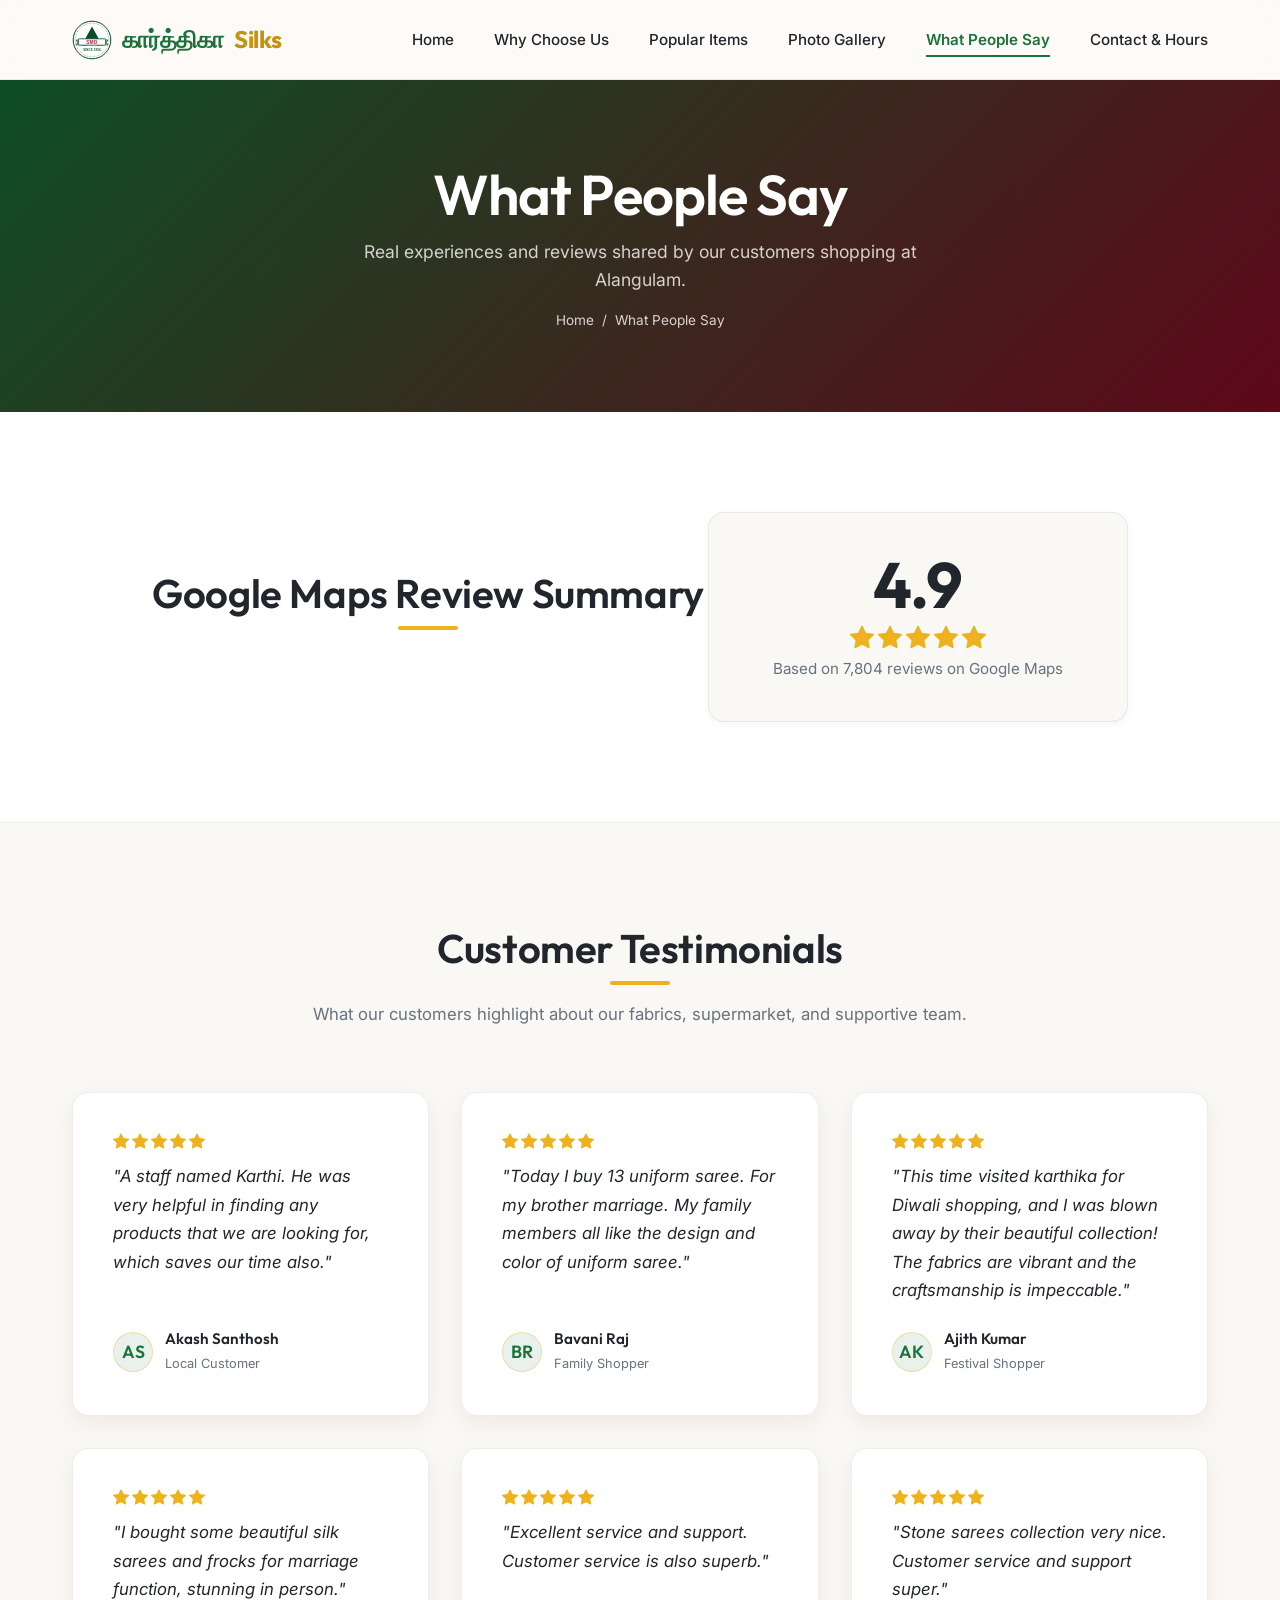
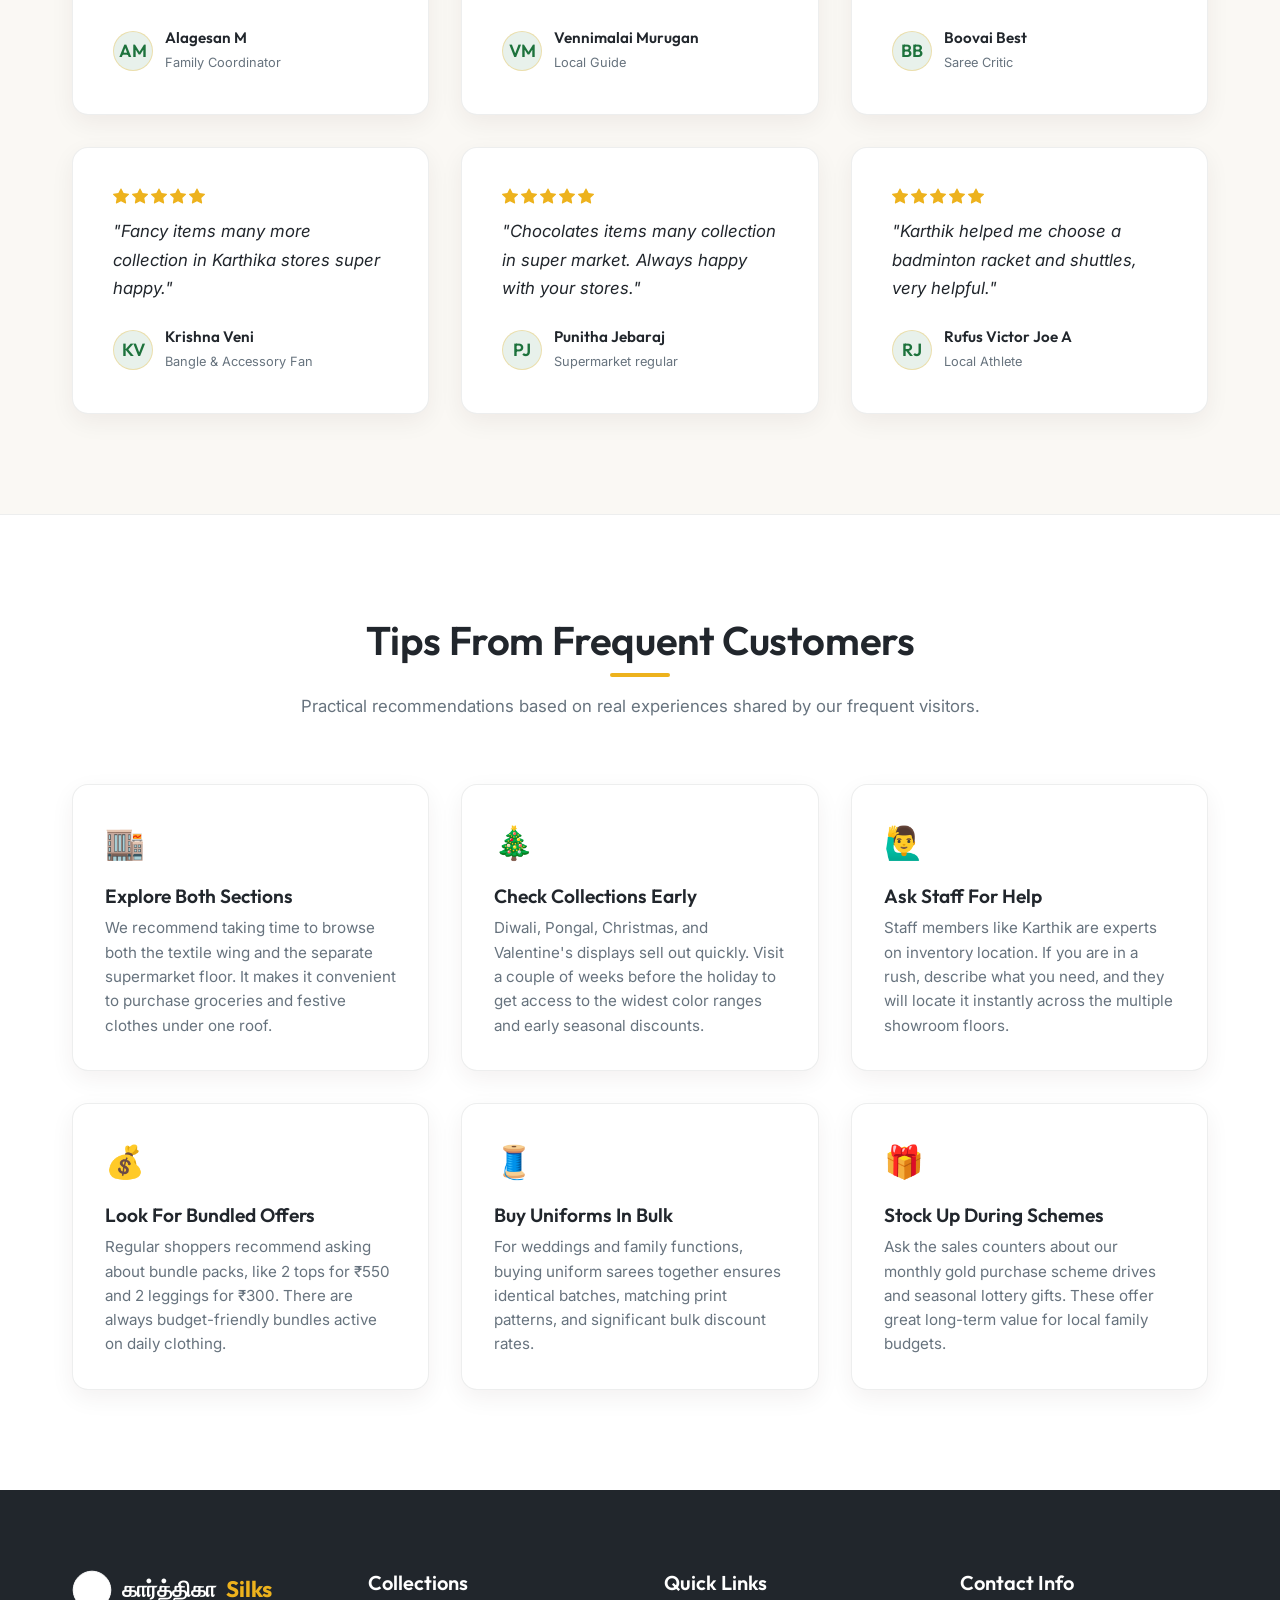
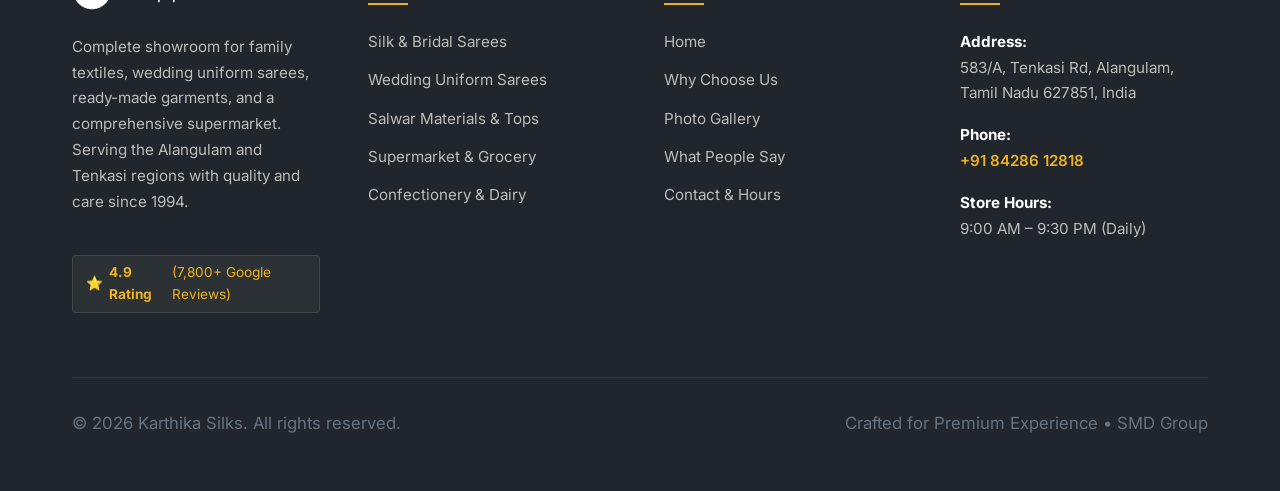
<file: reviews.html>
<!DOCTYPE html>
<html lang="en">
<head>
  <meta charset="UTF-8">
  <meta name="viewport" content="width=device-width, initial-scale=1.0">
  <title>Customer Reviews & Tips | Karthika Silks Alangulam</title>
  <meta name="description" content="Read reviews from Karthika Silks customers. Discover shopping tips, testimonial quotes, and feedback on our sarees, supermarket products, and staff service.">
  <link rel="icon" href="https://brila.ai/favicon.ico" type="image/x-icon">
  <link rel="stylesheet" href="css/style.css">
</head>
<body>

  <!-- Navigation -->
  <header>
    <nav>
      <div class="container">
        <a href="index.html" class="logo">
          <img src="assets/images/logo.svg" alt="Karthika Silks Logo" width="40" height="40">
          கார்த்திகா <span>Silks</span>
        </a>
        <button class="mobile-menu-btn" aria-label="Toggle Navigation">
          <span></span>
          <span></span>
          <span></span>
        </button>
        <ul class="nav-links">
          <li><a href="index.html">Home</a></li>
          <li><a href="about.html">Why Choose Us</a></li>
          <li><a href="products.html">Popular Items</a></li>
          <li><a href="gallery.html">Photo Gallery</a></li>
          <li><a href="reviews.html" class="active">What People Say</a></li>
          <li><a href="contact.html">Contact & Hours</a></li>
        </ul>
      </div>
    </nav>
  </header>

  <!-- Page Header -->
  <section class="page-header">
    <div class="container">
      <h1>What People Say</h1>
      <p>Real experiences and reviews shared by our customers shopping at Alangulam.</p>
      <ul class="breadcrumbs">
        <li><a href="index.html">Home</a></li>
        <li>What People Say</li>
      </ul>
    </div>
  </section>

  <!-- Ratings Overview -->
  <section class="section-padding" style="background-color: var(--bg-white); border-bottom: 1px solid var(--border-light);">
    <div class="container text-center reveal">
      <h2 style="margin-bottom: 1.5rem;">Google Maps Review Summary</h2>
      <div style="display: inline-flex; flex-direction: column; align-items: center; background-color: var(--bg-champagne); padding: 2.5rem 4rem; border-radius: var(--border-radius-md); border: 1px solid var(--border-light); box-shadow: var(--shadow-sm);">
        <span style="font-family: var(--font-display); font-size: 4rem; font-weight: 700; color: var(--text-dark); line-height: 1; margin-bottom: 0.5rem;">4.9</span>
        <div class="rating-stars" style="font-size: 1.8rem; margin-bottom: 0.5rem; gap: 4px;">
          <svg viewBox="0 0 16 16" fill="currentColor" height="24" width="24"><path d="M3.612 15.443c-.386.198-.824-.149-.746-.592l.83-4.73L.173 6.765c-.329-.314-.158-.888.283-.95l4.898-.696L7.538.792c.197-.39.73-.39.927 0l2.184 4.327 4.898.696c.441.062.612.636.282.95l-3.522 3.356.83 4.73c.078.443-.36.79-.746.592L8 13.187l-4.389 2.256z"/></svg>
          <svg viewBox="0 0 16 16" fill="currentColor" height="24" width="24"><path d="M3.612 15.443c-.386.198-.824-.149-.746-.592l.83-4.73L.173 6.765c-.329-.314-.158-.888.283-.95l4.898-.696L7.538.792c.197-.39.73-.39.927 0l2.184 4.327 4.898.696c.441.062.612.636.282.95l-3.522 3.356.83 4.73c.078.443-.36.79-.746.592L8 13.187l-4.389 2.256z"/></svg>
          <svg viewBox="0 0 16 16" fill="currentColor" height="24" width="24"><path d="M3.612 15.443c-.386.198-.824-.149-.746-.592l.83-4.73L.173 6.765c-.329-.314-.158-.888.283-.95l4.898-.696L7.538.792c.197-.39.73-.39.927 0l2.184 4.327 4.898.696c.441.062.612.636.282.95l-3.522 3.356.83 4.73c.078.443-.36.79-.746.592L8 13.187l-4.389 2.256z"/></svg>
          <svg viewBox="0 0 16 16" fill="currentColor" height="24" width="24"><path d="M3.612 15.443c-.386.198-.824-.149-.746-.592l.83-4.73L.173 6.765c-.329-.314-.158-.888.283-.95l4.898-.696L7.538.792c.197-.39.73-.39.927 0l2.184 4.327 4.898.696c.441.062.612.636.282.95l-3.522 3.356.83 4.73c.078.443-.36.79-.746.592L8 13.187l-4.389 2.256z"/></svg>
          <svg viewBox="0 0 16 16" fill="currentColor" height="24" width="24"><path d="M3.612 15.443c-.386.198-.824-.149-.746-.592l.83-4.73L.173 6.765c-.329-.314-.158-.888.283-.95l4.898-.696L7.538.792c.197-.39.73-.39.927 0l2.184 4.327 4.898.696c.441.062.612.636.282.95l-3.522 3.356.83 4.73c.078.443-.36.79-.746.592L8 13.187l-4.389 2.256z"/></svg>
        </div>
        <span style="color: var(--text-muted); font-size: 0.95rem;">Based on 7,804 reviews on Google Maps</span>
      </div>
    </div>
  </section>

  <!-- Detailed Reviews Grid -->
  <section class="section-padding">
    <div class="container">
      <div class="text-center reveal">
        <h2>Customer Testimonials</h2>
        <p class="subtitle" style="margin-bottom: 4rem;">What our customers highlight about our fabrics, supermarket, and supportive team.</p>
      </div>

      <div class="grid grid-3 reveal">
        
        <!-- Review 1 -->
        <div class="card testimonial-card">
          <div class="rating-stars-container">
            <svg viewBox="0 0 16 16"><path d="M3.612 15.443c-.386.198-.824-.149-.746-.592l.83-4.73L.173 6.765c-.329-.314-.158-.888.283-.95l4.898-.696L7.538.792c.197-.39.73-.39.927 0l2.184 4.327 4.898.696c.441.062.612.636.282.95l-3.522 3.356.83 4.73c.078.443-.36.79-.746.592L8 13.187l-4.389 2.256z"/></svg>
            <svg viewBox="0 0 16 16"><path d="M3.612 15.443c-.386.198-.824-.149-.746-.592l.83-4.73L.173 6.765c-.329-.314-.158-.888.283-.95l4.898-.696L7.538.792c.197-.39.73-.39.927 0l2.184 4.327 4.898.696c.441.062.612.636.282.95l-3.522 3.356.83 4.73c.078.443-.36.79-.746.592L8 13.187l-4.389 2.256z"/></svg>
            <svg viewBox="0 0 16 16"><path d="M3.612 15.443c-.386.198-.824-.149-.746-.592l.83-4.73L.173 6.765c-.329-.314-.158-.888.283-.95l4.898-.696L7.538.792c.197-.39.73-.39.927 0l2.184 4.327 4.898.696c.441.062.612.636.282.95l-3.522 3.356.83 4.73c.078.443-.36.79-.746.592L8 13.187l-4.389 2.256z"/></svg>
            <svg viewBox="0 0 16 16"><path d="M3.612 15.443c-.386.198-.824-.149-.746-.592l.83-4.73L.173 6.765c-.329-.314-.158-.888.283-.95l4.898-.696L7.538.792c.197-.39.73-.39.927 0l2.184 4.327 4.898.696c.441.062.612.636.282.95l-3.522 3.356.83 4.73c.078.443-.36.79-.746.592L8 13.187l-4.389 2.256z"/></svg>
            <svg viewBox="0 0 16 16"><path d="M3.612 15.443c-.386.198-.824-.149-.746-.592l.83-4.73L.173 6.765c-.329-.314-.158-.888.283-.95l4.898-.696L7.538.792c.197-.39.73-.39.927 0l2.184 4.327 4.898.696c.441.062.612.636.282.95l-3.522 3.356.83 4.73c.078.443-.36.79-.746.592L8 13.187l-4.389 2.256z"/></svg>
          </div>
          <p class="testimonial-text">"A staff named Karthi. He was very helpful in finding any products that we are looking for, which saves our time also."</p>
          <div class="testimonial-author">
            <div class="avatar-initial">AS</div>
            <div class="author-info">
              <h4>Akash Santhosh</h4>
              <span>Local Customer</span>
            </div>
          </div>
        </div>

        <!-- Review 2 -->
        <div class="card testimonial-card">
          <div class="rating-stars-container">
            <svg viewBox="0 0 16 16"><path d="M3.612 15.443c-.386.198-.824-.149-.746-.592l.83-4.73L.173 6.765c-.329-.314-.158-.888.283-.95l4.898-.696L7.538.792c.197-.39.73-.39.927 0l2.184 4.327 4.898.696c.441.062.612.636.282.95l-3.522 3.356.83 4.73c.078.443-.36.79-.746.592L8 13.187l-4.389 2.256z"/></svg>
            <svg viewBox="0 0 16 16"><path d="M3.612 15.443c-.386.198-.824-.149-.746-.592l.83-4.73L.173 6.765c-.329-.314-.158-.888.283-.95l4.898-.696L7.538.792c.197-.39.73-.39.927 0l2.184 4.327 4.898.696c.441.062.612.636.282.95l-3.522 3.356.83 4.73c.078.443-.36.79-.746.592L8 13.187l-4.389 2.256z"/></svg>
            <svg viewBox="0 0 16 16"><path d="M3.612 15.443c-.386.198-.824-.149-.746-.592l.83-4.73L.173 6.765c-.329-.314-.158-.888.283-.95l4.898-.696L7.538.792c.197-.39.73-.39.927 0l2.184 4.327 4.898.696c.441.062.612.636.282.95l-3.522 3.356.83 4.73c.078.443-.36.79-.746.592L8 13.187l-4.389 2.256z"/></svg>
            <svg viewBox="0 0 16 16"><path d="M3.612 15.443c-.386.198-.824-.149-.746-.592l.83-4.73L.173 6.765c-.329-.314-.158-.888.283-.95l4.898-.696L7.538.792c.197-.39.73-.39.927 0l2.184 4.327 4.898.696c.441.062.612.636.282.95l-3.522 3.356.83 4.73c.078.443-.36.79-.746.592L8 13.187l-4.389 2.256z"/></svg>
            <svg viewBox="0 0 16 16"><path d="M3.612 15.443c-.386.198-.824-.149-.746-.592l.83-4.73L.173 6.765c-.329-.314-.158-.888.283-.95l4.898-.696L7.538.792c.197-.39.73-.39.927 0l2.184 4.327 4.898.696c.441.062.612.636.282.95l-3.522 3.356.83 4.73c.078.443-.36.79-.746.592L8 13.187l-4.389 2.256z"/></svg>
          </div>
          <p class="testimonial-text">"Today I buy 13 uniform saree. For my brother marriage. My family members all like the design and color of uniform saree."</p>
          <div class="testimonial-author">
            <div class="avatar-initial">BR</div>
            <div class="author-info">
              <h4>Bavani Raj</h4>
              <span>Family Shopper</span>
            </div>
          </div>
        </div>

        <!-- Review 3 -->
        <div class="card testimonial-card">
          <div class="rating-stars-container">
            <svg viewBox="0 0 16 16"><path d="M3.612 15.443c-.386.198-.824-.149-.746-.592l.83-4.73L.173 6.765c-.329-.314-.158-.888.283-.95l4.898-.696L7.538.792c.197-.39.73-.39.927 0l2.184 4.327 4.898.696c.441.062.612.636.282.95l-3.522 3.356.83 4.73c.078.443-.36.79-.746.592L8 13.187l-4.389 2.256z"/></svg>
            <svg viewBox="0 0 16 16"><path d="M3.612 15.443c-.386.198-.824-.149-.746-.592l.83-4.73L.173 6.765c-.329-.314-.158-.888.283-.95l4.898-.696L7.538.792c.197-.39.73-.39.927 0l2.184 4.327 4.898.696c.441.062.612.636.282.95l-3.522 3.356.83 4.73c.078.443-.36.79-.746.592L8 13.187l-4.389 2.256z"/></svg>
            <svg viewBox="0 0 16 16"><path d="M3.612 15.443c-.386.198-.824-.149-.746-.592l.83-4.73L.173 6.765c-.329-.314-.158-.888.283-.95l4.898-.696L7.538.792c.197-.39.73-.39.927 0l2.184 4.327 4.898.696c.441.062.612.636.282.95l-3.522 3.356.83 4.73c.078.443-.36.79-.746.592L8 13.187l-4.389 2.256z"/></svg>
            <svg viewBox="0 0 16 16"><path d="M3.612 15.443c-.386.198-.824-.149-.746-.592l.83-4.73L.173 6.765c-.329-.314-.158-.888.283-.95l4.898-.696L7.538.792c.197-.39.73-.39.927 0l2.184 4.327 4.898.696c.441.062.612.636.282.95l-3.522 3.356.83 4.73c.078.443-.36.79-.746.592L8 13.187l-4.389 2.256z"/></svg>
            <svg viewBox="0 0 16 16"><path d="M3.612 15.443c-.386.198-.824-.149-.746-.592l.83-4.73L.173 6.765c-.329-.314-.158-.888.283-.95l4.898-.696L7.538.792c.197-.39.73-.39.927 0l2.184 4.327 4.898.696c.441.062.612.636.282.95l-3.522 3.356.83 4.73c.078.443-.36.79-.746.592L8 13.187l-4.389 2.256z"/></svg>
          </div>
          <p class="testimonial-text">"This time visited karthika for Diwali shopping, and I was blown away by their beautiful collection! The fabrics are vibrant and the craftsmanship is impeccable."</p>
          <div class="testimonial-author">
            <div class="avatar-initial">AK</div>
            <div class="author-info">
              <h4>Ajith Kumar</h4>
              <span>Festival Shopper</span>
            </div>
          </div>
        </div>

        <!-- Review 4 -->
        <div class="card testimonial-card">
          <div class="rating-stars-container">
            <svg viewBox="0 0 16 16"><path d="M3.612 15.443c-.386.198-.824-.149-.746-.592l.83-4.73L.173 6.765c-.329-.314-.158-.888.283-.95l4.898-.696L7.538.792c.197-.39.73-.39.927 0l2.184 4.327 4.898.696c.441.062.612.636.282.95l-3.522 3.356.83 4.73c.078.443-.36.79-.746.592L8 13.187l-4.389 2.256z"/></svg>
            <svg viewBox="0 0 16 16"><path d="M3.612 15.443c-.386.198-.824-.149-.746-.592l.83-4.73L.173 6.765c-.329-.314-.158-.888.283-.95l4.898-.696L7.538.792c.197-.39.73-.39.927 0l2.184 4.327 4.898.696c.441.062.612.636.282.95l-3.522 3.356.83 4.73c.078.443-.36.79-.746.592L8 13.187l-4.389 2.256z"/></svg>
            <svg viewBox="0 0 16 16"><path d="M3.612 15.443c-.386.198-.824-.149-.746-.592l.83-4.73L.173 6.765c-.329-.314-.158-.888.283-.95l4.898-.696L7.538.792c.197-.39.73-.39.927 0l2.184 4.327 4.898.696c.441.062.612.636.282.95l-3.522 3.356.83 4.73c.078.443-.36.79-.746.592L8 13.187l-4.389 2.256z"/></svg>
            <svg viewBox="0 0 16 16"><path d="M3.612 15.443c-.386.198-.824-.149-.746-.592l.83-4.73L.173 6.765c-.329-.314-.158-.888.283-.95l4.898-.696L7.538.792c.197-.39.73-.39.927 0l2.184 4.327 4.898.696c.441.062.612.636.282.95l-3.522 3.356.83 4.73c.078.443-.36.79-.746.592L8 13.187l-4.389 2.256z"/></svg>
            <svg viewBox="0 0 16 16"><path d="M3.612 15.443c-.386.198-.824-.149-.746-.592l.83-4.73L.173 6.765c-.329-.314-.158-.888.283-.95l4.898-.696L7.538.792c.197-.39.73-.39.927 0l2.184 4.327 4.898.696c.441.062.612.636.282.95l-3.522 3.356.83 4.73c.078.443-.36.79-.746.592L8 13.187l-4.389 2.256z"/></svg>
          </div>
          <p class="testimonial-text">"I bought some beautiful silk sarees and frocks for marriage function, stunning in person."</p>
          <div class="testimonial-author">
            <div class="avatar-initial">AM</div>
            <div class="author-info">
              <h4>Alagesan M</h4>
              <span>Family Coordinator</span>
            </div>
          </div>
        </div>

        <!-- Review 5 -->
        <div class="card testimonial-card">
          <div class="rating-stars-container">
            <svg viewBox="0 0 16 16"><path d="M3.612 15.443c-.386.198-.824-.149-.746-.592l.83-4.73L.173 6.765c-.329-.314-.158-.888.283-.95l4.898-.696L7.538.792c.197-.39.73-.39.927 0l2.184 4.327 4.898.696c.441.062.612.636.282.95l-3.522 3.356.83 4.73c.078.443-.36.79-.746.592L8 13.187l-4.389 2.256z"/></svg>
            <svg viewBox="0 0 16 16"><path d="M3.612 15.443c-.386.198-.824-.149-.746-.592l.83-4.73L.173 6.765c-.329-.314-.158-.888.283-.95l4.898-.696L7.538.792c.197-.39.73-.39.927 0l2.184 4.327 4.898.696c.441.062.612.636.282.95l-3.522 3.356.83 4.73c.078.443-.36.79-.746.592L8 13.187l-4.389 2.256z"/></svg>
            <svg viewBox="0 0 16 16"><path d="M3.612 15.443c-.386.198-.824-.149-.746-.592l.83-4.73L.173 6.765c-.329-.314-.158-.888.283-.95l4.898-.696L7.538.792c.197-.39.73-.39.927 0l2.184 4.327 4.898.696c.441.062.612.636.282.95l-3.522 3.356.83 4.73c.078.443-.36.79-.746.592L8 13.187l-4.389 2.256z"/></svg>
            <svg viewBox="0 0 16 16"><path d="M3.612 15.443c-.386.198-.824-.149-.746-.592l.83-4.73L.173 6.765c-.329-.314-.158-.888.283-.95l4.898-.696L7.538.792c.197-.39.73-.39.927 0l2.184 4.327 4.898.696c.441.062.612.636.282.95l-3.522 3.356.83 4.73c.078.443-.36.79-.746.592L8 13.187l-4.389 2.256z"/></svg>
            <svg viewBox="0 0 16 16"><path d="M3.612 15.443c-.386.198-.824-.149-.746-.592l.83-4.73L.173 6.765c-.329-.314-.158-.888.283-.95l4.898-.696L7.538.792c.197-.39.73-.39.927 0l2.184 4.327 4.898.696c.441.062.612.636.282.95l-3.522 3.356.83 4.73c.078.443-.36.79-.746.592L8 13.187l-4.389 2.256z"/></svg>
          </div>
          <p class="testimonial-text">"Excellent service and support. Customer service is also superb."</p>
          <div class="testimonial-author">
            <div class="avatar-initial">VM</div>
            <div class="author-info">
              <h4>Vennimalai Murugan</h4>
              <span>Local Guide</span>
            </div>
          </div>
        </div>

        <!-- Review 6 -->
        <div class="card testimonial-card">
          <div class="rating-stars-container">
            <svg viewBox="0 0 16 16"><path d="M3.612 15.443c-.386.198-.824-.149-.746-.592l.83-4.73L.173 6.765c-.329-.314-.158-.888.283-.95l4.898-.696L7.538.792c.197-.39.73-.39.927 0l2.184 4.327 4.898.696c.441.062.612.636.282.95l-3.522 3.356.83 4.73c.078.443-.36.79-.746.592L8 13.187l-4.389 2.256z"/></svg>
            <svg viewBox="0 0 16 16"><path d="M3.612 15.443c-.386.198-.824-.149-.746-.592l.83-4.73L.173 6.765c-.329-.314-.158-.888.283-.95l4.898-.696L7.538.792c.197-.39.73-.39.927 0l2.184 4.327 4.898.696c.441.062.612.636.282.95l-3.522 3.356.83 4.73c.078.443-.36.79-.746.592L8 13.187l-4.389 2.256z"/></svg>
            <svg viewBox="0 0 16 16"><path d="M3.612 15.443c-.386.198-.824-.149-.746-.592l.83-4.73L.173 6.765c-.329-.314-.158-.888.283-.95l4.898-.696L7.538.792c.197-.39.73-.39.927 0l2.184 4.327 4.898.696c.441.062.612.636.282.95l-3.522 3.356.83 4.73c.078.443-.36.79-.746.592L8 13.187l-4.389 2.256z"/></svg>
            <svg viewBox="0 0 16 16"><path d="M3.612 15.443c-.386.198-.824-.149-.746-.592l.83-4.73L.173 6.765c-.329-.314-.158-.888.283-.95l4.898-.696L7.538.792c.197-.39.73-.39.927 0l2.184 4.327 4.898.696c.441.062.612.636.282.95l-3.522 3.356.83 4.73c.078.443-.36.79-.746.592L8 13.187l-4.389 2.256z"/></svg>
            <svg viewBox="0 0 16 16"><path d="M3.612 15.443c-.386.198-.824-.149-.746-.592l.83-4.73L.173 6.765c-.329-.314-.158-.888.283-.95l4.898-.696L7.538.792c.197-.39.73-.39.927 0l2.184 4.327 4.898.696c.441.062.612.636.282.95l-3.522 3.356.83 4.73c.078.443-.36.79-.746.592L8 13.187l-4.389 2.256z"/></svg>
          </div>
          <p class="testimonial-text">"Stone sarees collection very nice. Customer service and support super."</p>
          <div class="testimonial-author">
            <div class="avatar-initial">BB</div>
            <div class="author-info">
              <h4>Boovai Best</h4>
              <span>Saree Critic</span>
            </div>
          </div>
        </div>

        <!-- Review 7 -->
        <div class="card testimonial-card">
          <div class="rating-stars-container">
            <svg viewBox="0 0 16 16"><path d="M3.612 15.443c-.386.198-.824-.149-.746-.592l.83-4.73L.173 6.765c-.329-.314-.158-.888.283-.95l4.898-.696L7.538.792c.197-.39.73-.39.927 0l2.184 4.327 4.898.696c.441.062.612.636.282.95l-3.522 3.356.83 4.73c.078.443-.36.79-.746.592L8 13.187l-4.389 2.256z"/></svg>
            <svg viewBox="0 0 16 16"><path d="M3.612 15.443c-.386.198-.824-.149-.746-.592l.83-4.73L.173 6.765c-.329-.314-.158-.888.283-.95l4.898-.696L7.538.792c.197-.39.73-.39.927 0l2.184 4.327 4.898.696c.441.062.612.636.282.95l-3.522 3.356.83 4.73c.078.443-.36.79-.746.592L8 13.187l-4.389 2.256z"/></svg>
            <svg viewBox="0 0 16 16"><path d="M3.612 15.443c-.386.198-.824-.149-.746-.592l.83-4.73L.173 6.765c-.329-.314-.158-.888.283-.95l4.898-.696L7.538.792c.197-.39.73-.39.927 0l2.184 4.327 4.898.696c.441.062.612.636.282.95l-3.522 3.356.83 4.73c.078.443-.36.79-.746.592L8 13.187l-4.389 2.256z"/></svg>
            <svg viewBox="0 0 16 16"><path d="M3.612 15.443c-.386.198-.824-.149-.746-.592l.83-4.73L.173 6.765c-.329-.314-.158-.888.283-.95l4.898-.696L7.538.792c.197-.39.73-.39.927 0l2.184 4.327 4.898.696c.441.062.612.636.282.95l-3.522 3.356.83 4.73c.078.443-.36.79-.746.592L8 13.187l-4.389 2.256z"/></svg>
            <svg viewBox="0 0 16 16"><path d="M3.612 15.443c-.386.198-.824-.149-.746-.592l.83-4.73L.173 6.765c-.329-.314-.158-.888.283-.95l4.898-.696L7.538.792c.197-.39.73-.39.927 0l2.184 4.327 4.898.696c.441.062.612.636.282.95l-3.522 3.356.83 4.73c.078.443-.36.79-.746.592L8 13.187l-4.389 2.256z"/></svg>
          </div>
          <p class="testimonial-text">"Fancy items many more collection in Karthika stores super happy."</p>
          <div class="testimonial-author">
            <div class="avatar-initial">KV</div>
            <div class="author-info">
              <h4>Krishna Veni</h4>
              <span>Bangle & Accessory Fan</span>
            </div>
          </div>
        </div>

        <!-- Review 8 -->
        <div class="card testimonial-card">
          <div class="rating-stars-container">
            <svg viewBox="0 0 16 16"><path d="M3.612 15.443c-.386.198-.824-.149-.746-.592l.83-4.73L.173 6.765c-.329-.314-.158-.888.283-.95l4.898-.696L7.538.792c.197-.39.73-.39.927 0l2.184 4.327 4.898.696c.441.062.612.636.282.95l-3.522 3.356.83 4.73c.078.443-.36.79-.746.592L8 13.187l-4.389 2.256z"/></svg>
            <svg viewBox="0 0 16 16"><path d="M3.612 15.443c-.386.198-.824-.149-.746-.592l.83-4.73L.173 6.765c-.329-.314-.158-.888.283-.95l4.898-.696L7.538.792c.197-.39.73-.39.927 0l2.184 4.327 4.898.696c.441.062.612.636.282.95l-3.522 3.356.83 4.73c.078.443-.36.79-.746.592L8 13.187l-4.389 2.256z"/></svg>
            <svg viewBox="0 0 16 16"><path d="M3.612 15.443c-.386.198-.824-.149-.746-.592l.83-4.73L.173 6.765c-.329-.314-.158-.888.283-.95l4.898-.696L7.538.792c.197-.39.73-.39.927 0l2.184 4.327 4.898.696c.441.062.612.636.282.95l-3.522 3.356.83 4.73c.078.443-.36.79-.746.592L8 13.187l-4.389 2.256z"/></svg>
            <svg viewBox="0 0 16 16"><path d="M3.612 15.443c-.386.198-.824-.149-.746-.592l.83-4.73L.173 6.765c-.329-.314-.158-.888.283-.95l4.898-.696L7.538.792c.197-.39.73-.39.927 0l2.184 4.327 4.898.696c.441.062.612.636.282.95l-3.522 3.356.83 4.73c.078.443-.36.79-.746.592L8 13.187l-4.389 2.256z"/></svg>
            <svg viewBox="0 0 16 16"><path d="M3.612 15.443c-.386.198-.824-.149-.746-.592l.83-4.73L.173 6.765c-.329-.314-.158-.888.283-.95l4.898-.696L7.538.792c.197-.39.73-.39.927 0l2.184 4.327 4.898.696c.441.062.612.636.282.95l-3.522 3.356.83 4.73c.078.443-.36.79-.746.592L8 13.187l-4.389 2.256z"/></svg>
          </div>
          <p class="testimonial-text">"Chocolates items many collection in super market. Always happy with your stores."</p>
          <div class="testimonial-author">
            <div class="avatar-initial">PJ</div>
            <div class="author-info">
              <h4>Punitha Jebaraj</h4>
              <span>Supermarket regular</span>
            </div>
          </div>
        </div>

        <!-- Review 9 -->
        <div class="card testimonial-card">
          <div class="rating-stars-container">
            <svg viewBox="0 0 16 16"><path d="M3.612 15.443c-.386.198-.824-.149-.746-.592l.83-4.73L.173 6.765c-.329-.314-.158-.888.283-.95l4.898-.696L7.538.792c.197-.39.73-.39.927 0l2.184 4.327 4.898.696c.441.062.612.636.282.95l-3.522 3.356.83 4.73c.078.443-.36.79-.746.592L8 13.187l-4.389 2.256z"/></svg>
            <svg viewBox="0 0 16 16"><path d="M3.612 15.443c-.386.198-.824-.149-.746-.592l.83-4.73L.173 6.765c-.329-.314-.158-.888.283-.95l4.898-.696L7.538.792c.197-.39.73-.39.927 0l2.184 4.327 4.898.696c.441.062.612.636.282.95l-3.522 3.356.83 4.73c.078.443-.36.79-.746.592L8 13.187l-4.389 2.256z"/></svg>
            <svg viewBox="0 0 16 16"><path d="M3.612 15.443c-.386.198-.824-.149-.746-.592l.83-4.73L.173 6.765c-.329-.314-.158-.888.283-.95l4.898-.696L7.538.792c.197-.39.73-.39.927 0l2.184 4.327 4.898.696c.441.062.612.636.282.95l-3.522 3.356.83 4.73c.078.443-.36.79-.746.592L8 13.187l-4.389 2.256z"/></svg>
            <svg viewBox="0 0 16 16"><path d="M3.612 15.443c-.386.198-.824-.149-.746-.592l.83-4.73L.173 6.765c-.329-.314-.158-.888.283-.95l4.898-.696L7.538.792c.197-.39.73-.39.927 0l2.184 4.327 4.898.696c.441.062.612.636.282.95l-3.522 3.356.83 4.73c.078.443-.36.79-.746.592L8 13.187l-4.389 2.256z"/></svg>
            <svg viewBox="0 0 16 16"><path d="M3.612 15.443c-.386.198-.824-.149-.746-.592l.83-4.73L.173 6.765c-.329-.314-.158-.888.283-.95l4.898-.696L7.538.792c.197-.39.73-.39.927 0l2.184 4.327 4.898.696c.441.062.612.636.282.95l-3.522 3.356.83 4.73c.078.443-.36.79-.746.592L8 13.187l-4.389 2.256z"/></svg>
          </div>
          <p class="testimonial-text">"Karthik helped me choose a badminton racket and shuttles, very helpful."</p>
          <div class="testimonial-author">
            <div class="avatar-initial">RJ</div>
            <div class="author-info">
              <h4>Rufus Victor Joe A</h4>
              <span>Local Athlete</span>
            </div>
          </div>
        </div>

      </div>
    </div>
  </section>

  <!-- Tips Grid Section -->
  <section class="section-padding" style="background-color: var(--bg-white); border-top: 1px solid var(--border-light);">
    <div class="container">
      <div class="text-center reveal">
        <h2>Tips From Frequent Customers</h2>
        <p class="subtitle" style="margin-bottom: 4rem;">Practical recommendations based on real experiences shared by our frequent visitors.</p>
      </div>

      <div class="grid grid-3 reveal">
        
        <div class="card" style="padding: 2rem;">
          <div style="font-size: 2rem; margin-bottom: 1rem;">🏬</div>
          <h3 style="font-size: 1.2rem; margin-bottom: 0.5rem;">Explore Both Sections</h3>
          <p style="font-size: 0.95rem; margin-bottom: 0;">We recommend taking time to browse both the textile wing and the separate supermarket floor. It makes it convenient to purchase groceries and festive clothes under one roof.</p>
        </div>

        <div class="card" style="padding: 2rem;">
          <div style="font-size: 2rem; margin-bottom: 1rem;">🎄</div>
          <h3 style="font-size: 1.2rem; margin-bottom: 0.5rem;">Check Collections Early</h3>
          <p style="font-size: 0.95rem; margin-bottom: 0;">Diwali, Pongal, Christmas, and Valentine's displays sell out quickly. Visit a couple of weeks before the holiday to get access to the widest color ranges and early seasonal discounts.</p>
        </div>

        <div class="card" style="padding: 2rem;">
          <div style="font-size: 2rem; margin-bottom: 1rem;">🙋‍♂️</div>
          <h3 style="font-size: 1.2rem; margin-bottom: 0.5rem;">Ask Staff For Help</h3>
          <p style="font-size: 0.95rem; margin-bottom: 0;">Staff members like Karthik are experts on inventory location. If you are in a rush, describe what you need, and they will locate it instantly across the multiple showroom floors.</p>
        </div>

        <div class="card" style="padding: 2rem;">
          <div style="font-size: 2rem; margin-bottom: 1rem;">💰</div>
          <h3 style="font-size: 1.2rem; margin-bottom: 0.5rem;">Look For Bundled Offers</h3>
          <p style="font-size: 0.95rem; margin-bottom: 0;">Regular shoppers recommend asking about bundle packs, like 2 tops for ₹550 and 2 leggings for ₹300. There are always budget-friendly bundles active on daily clothing.</p>
        </div>

        <div class="card" style="padding: 2rem;">
          <div style="font-size: 2rem; margin-bottom: 1rem;">🧵</div>
          <h3 style="font-size: 1.2rem; margin-bottom: 0.5rem;">Buy Uniforms In Bulk</h3>
          <p style="font-size: 0.95rem; margin-bottom: 0;">For weddings and family functions, buying uniform sarees together ensures identical batches, matching print patterns, and significant bulk discount rates.</p>
        </div>

        <div class="card" style="padding: 2rem;">
          <div style="font-size: 2rem; margin-bottom: 1rem;">🎁</div>
          <h3 style="font-size: 1.2rem; margin-bottom: 0.5rem;">Stock Up During Schemes</h3>
          <p style="font-size: 0.95rem; margin-bottom: 0;">Ask the sales counters about our monthly gold purchase scheme drives and seasonal lottery gifts. These offer great long-term value for local family budgets.</p>
        </div>

      </div>
    </div>
  </section>

  <!-- Footer -->
  <footer>
    <div class="container">
      <div class="footer-grid">
        <!-- Col 1: About Brand -->
        <div class="footer-col">
          <div class="footer-logo">
            <img src="assets/images/logo.svg" alt="Karthika Silks Logo">
            கார்த்திகா <span>Silks</span>
          </div>
          <p class="footer-col-text">Complete showroom for family textiles, wedding uniform sarees, ready-made garments, and a comprehensive supermarket. Serving the Alangulam and Tenkasi regions with quality and care since 1994.</p>
          <div class="footer-badge-rating">
            <span>⭐️</span>
            <strong>4.9 Rating</strong> (7,800+ Google Reviews)
          </div>
        </div>

        <!-- Col 2: Showroom Categories -->
        <div class="footer-col">
          <h3>Collections</h3>
          <ul class="footer-links">
            <li><a href="products.html?filter=textiles">Silk & Bridal Sarees</a></li>
            <li><a href="products.html?filter=textiles">Wedding Uniform Sarees</a></li>
            <li><a href="products.html?filter=textiles">Salwar Materials & Tops</a></li>
            <li><a href="products.html?filter=supermarket">Supermarket & Grocery</a></li>
            <li><a href="products.html?filter=supermarket">Confectionery & Dairy</a></li>
          </ul>
        </div>

        <!-- Col 3: Quick Navigation -->
        <div class="footer-col">
          <h3>Quick Links</h3>
          <ul class="footer-links">
            <li><a href="index.html">Home</a></li>
            <li><a href="about.html">Why Choose Us</a></li>
            <li><a href="gallery.html">Photo Gallery</a></li>
            <li><a href="reviews.html">What People Say</a></li>
            <li><a href="contact.html">Contact & Hours</a></li>
          </ul>
        </div>

        <!-- Col 4: Store Info -->
        <div class="footer-col">
          <h3>Contact Info</h3>
          <p class="footer-col-text" style="margin-bottom: 1rem;">
            <strong>Address:</strong><br>
            583/A, Tenkasi Rd, Alangulam,<br>
            Tamil Nadu 627851, India
          </p>
          <p class="footer-col-text" style="margin-bottom: 1rem;">
            <strong>Phone:</strong><br>
            <a href="tel:+918428612818" style="color: var(--gold); font-weight: 600;">+91 84286 12818</a>
          </p>
          <p class="footer-col-text">
            <strong>Store Hours:</strong><br>
            9:00 AM – 9:30 PM (Daily)
          </p>
        </div>
      </div>
      
      <div class="footer-bottom">
        <p>&copy; 2026 Karthika Silks. All rights reserved.</p>
        <p>Crafted for Premium Experience &bull; SMD Group</p>
      </div>
    </div>
  </footer>

  <script src="js/main.js"></script>
</body>
</html>
</file>
<file: css/style.css>
/* Karthika Silks - Core CSS Design System */
@import url('https://fonts.googleapis.com/css2?family=Inter:wght@300;400;500;600&family=Outfit:wght@400;500;600;700&display=swap');

:root {
  /* Color Palette - Silk & Gold Heritage Theme */
  --primary: hsl(142, 60%, 28%);
  --primary-light: hsl(142, 55%, 35%);
  --primary-dark: hsl(142, 70%, 18%);
  --primary-alpha: hsla(142, 60%, 28%, 0.1);
  --accent-green: hsl(142, 75%, 48%);
  --gold: hsl(43, 85%, 52%);
  --gold-light: hsl(43, 90%, 60%);
  --gold-dark: hsl(43, 85%, 42%);
  --gold-alpha: hsla(43, 85%, 52%, 0.15);
  
  /* Neutrals */
  --bg-champagne: hsl(36, 40%, 97%);
  --bg-white: hsl(0, 0%, 100%);
  --text-dark: hsl(210, 15%, 15%);
  --text-muted: hsl(210, 10%, 45%);
  --border-light: hsla(210, 15%, 15%, 0.08);
  --border-gold: hsla(43, 85%, 52%, 0.3);

  /* Shadows */
  --shadow-sm: 0 2px 8px rgba(0, 0, 0, 0.04);
  --shadow-md: 0 8px 24px rgba(44, 4, 15, 0.06);
  --shadow-lg: 0 16px 40px rgba(44, 4, 15, 0.1);
  --shadow-gold: 0 4px 20px hsla(43, 85%, 52%, 0.15);

  /* Typography */
  --font-display: 'Outfit', sans-serif;
  --font-body: 'Inter', sans-serif;

  /* Layout */
  --max-width: 1200px;
  --nav-height: 80px;
  --border-radius-sm: 8px;
  --border-radius-md: 16px;
  --border-radius-lg: 24px;

  /* Transitions */
  --transition-fast: 0.2s cubic-bezier(0.4, 0, 0.2, 1);
  --transition-normal: 0.3s cubic-bezier(0.4, 0, 0.2, 1);
  --transition-slow: 0.5s cubic-bezier(0.4, 0, 0.2, 1);
}

/* Base Reset & Globals */
* {
  box-sizing: border-box;
  margin: 0;
  padding: 0;
}

html {
  scroll-behavior: smooth;
  scroll-padding-top: calc(var(--nav-height) + 20px);
}

body {
  font-family: var(--font-body);
  color: var(--text-dark);
  background-color: var(--bg-champagne);
  line-height: 1.6;
  overflow-x: hidden;
  -webkit-font-smoothing: antialiased;
}

img {
  max-width: 100%;
  height: auto;
  display: block;
}

a {
  color: inherit;
  text-decoration: none;
  transition: var(--transition-fast);
}

/* Typography Elements */
h1, h2, h3, h4 {
  font-family: var(--font-display);
  color: var(--text-dark);
  font-weight: 600;
  line-height: 1.25;
}

h1 {
  font-size: clamp(2.5rem, 5vw, 3.5rem);
  letter-spacing: -0.02em;
  margin-bottom: 1.5rem;
}

h2 {
  font-size: clamp(2rem, 4vw, 2.5rem);
  letter-spacing: -0.01em;
  margin-bottom: 1rem;
  position: relative;
  display: inline-block;
}

h2::after {
  content: '';
  display: block;
  width: 60px;
  height: 4px;
  background: var(--gold);
  margin-top: 0.5rem;
  border-radius: 2px;
}

h3 {
  font-size: 1.5rem;
  margin-bottom: 1rem;
}

p {
  color: var(--text-muted);
  margin-bottom: 1.5rem;
  font-size: 1.05rem;
}

/* Layout Utilities */
.container {
  width: 100%;
  max-width: var(--max-width);
  margin: 0 auto;
  padding: 0 2rem;
}

.section-padding {
  padding: 100px 0;
}

.text-center {
  text-align: center;
}

.text-center h2::after {
  margin: 0.5rem auto 0;
}

.grid {
  display: grid;
  gap: 2rem;
}

.grid-2 { grid-template-columns: repeat(auto-fit, minmax(320px, 1fr)); }
.grid-3 { grid-template-columns: repeat(auto-fit, minmax(280px, 1fr)); }
.grid-4 { grid-template-columns: repeat(auto-fit, minmax(240px, 1fr)); }

/* Premium Header / Navigation */
header {
  height: var(--nav-height);
}

nav {
  position: fixed;
  top: 0;
  left: 0;
  width: 100%;
  height: var(--nav-height);
  background-color: rgba(253, 251, 247, 0.85); /* Champagne tinted translucent background */
  backdrop-filter: blur(12px);
  -webkit-backdrop-filter: blur(12px);
  border-bottom: 1px solid var(--border-light);
  z-index: 1000;
  display: flex;
  align-items: center;
}

nav .container {
  display: flex;
  justify-content: space-between;
  align-items: center;
}

.logo {
  display: flex;
  align-items: center;
  gap: 10px;
  font-family: var(--font-display);
  font-size: 1.5rem;
  font-weight: 700;
  color: var(--primary);
  letter-spacing: -0.01em;
}

.logo span {
  color: var(--gold-dark);
}

.nav-links {
  display: flex;
  list-style: none;
  gap: 2.5rem;
  align-items: center;
}

.nav-links a {
  font-weight: 500;
  color: var(--text-dark);
  font-size: 0.95rem;
  padding: 0.5rem 0;
  position: relative;
}

.nav-links a::after {
  content: '';
  position: absolute;
  bottom: 0;
  left: 0;
  width: 0;
  height: 2px;
  background-color: var(--primary);
  transition: var(--transition-normal);
}

.nav-links a:hover {
  color: var(--primary);
}

.nav-links a:hover::after,
.nav-links a.active::after {
  width: 100%;
}

.nav-links a.active {
  color: var(--primary);
  font-weight: 600;
}

/* Burger Mobile Menu */
.mobile-menu-btn {
  display: none;
  cursor: pointer;
  background: none;
  border: none;
  outline: none;
  width: 30px;
  height: 24px;
  position: relative;
  z-index: 1001;
}

.mobile-menu-btn span {
  display: block;
  width: 100%;
  height: 2px;
  background-color: var(--text-dark);
  border-radius: 2px;
  transition: var(--transition-normal);
  position: absolute;
}

.mobile-menu-btn span:first-child { top: 2px; }
.mobile-menu-btn span:nth-child(2) { top: 11px; }
.mobile-menu-btn span:last-child { top: 20px; }

.mobile-menu-btn.active span:first-child {
  transform: rotate(45deg);
  top: 11px;
}

.mobile-menu-btn.active span:nth-child(2) {
  opacity: 0;
}

.mobile-menu-btn.active span:last-child {
  transform: rotate(-45deg);
  top: 11px;
}

/* Button & Badge Styles */
.btn {
  display: inline-flex;
  align-items: center;
  justify-content: center;
  gap: 0.5rem;
  padding: 0.8rem 1.8rem;
  font-family: var(--font-display);
  font-weight: 500;
  font-size: 0.95rem;
  border-radius: var(--border-radius-sm);
  cursor: pointer;
  transition: var(--transition-normal);
  border: 1px solid transparent;
}

.btn-primary {
  background-color: var(--primary);
  color: var(--bg-white);
  box-shadow: 0 4px 12px rgba(11, 74, 38, 0.15);
}

.btn-primary:hover {
  background-color: var(--primary-light);
  transform: translateY(-2px);
  box-shadow: 0 6px 16px rgba(11, 74, 38, 0.25);
}

.btn-secondary {
  background-color: transparent;
  color: var(--primary);
  border-color: var(--primary);
}

.btn-secondary:hover {
  background-color: var(--primary-alpha);
  transform: translateY(-2px);
}

.btn-gold {
  background-color: var(--gold);
  color: var(--text-dark);
  box-shadow: var(--shadow-gold);
}

.btn-gold:hover {
  background-color: var(--gold-light);
  transform: translateY(-2px);
  box-shadow: 0 6px 20px hsla(43, 85%, 52%, 0.25);
}

/* Location Badge & Store Status Badge */
.location-chip {
  display: inline-flex;
  align-items: center;
  gap: 8px;
  background-color: var(--bg-white);
  padding: 0.5rem 1rem;
  border-radius: 50px;
  font-size: 0.9rem;
  font-weight: 500;
  color: var(--text-dark);
  box-shadow: var(--shadow-sm);
  border: 1px solid var(--border-light);
  margin-bottom: 1.5rem;
}

.location-marker {
  width: 8px;
  height: 8px;
  background-color: var(--primary);
  border-radius: 50%;
  position: relative;
}

.location-marker::after {
  content: '';
  position: absolute;
  top: -4px;
  left: -4px;
  width: 16px;
  height: 16px;
  border: 2px solid var(--primary);
  border-radius: 50%;
  animation: pulse-ring 1.5s infinite ease-in-out;
}

@keyframes pulse-ring {
  0% { transform: scale(0.5); opacity: 1; }
  100% { transform: scale(1.5); opacity: 0; }
}

.store-status-badge {
  display: inline-flex;
  align-items: center;
  gap: 8px;
  padding: 0.35rem 0.8rem;
  border-radius: 4px;
  font-size: 0.85rem;
  font-weight: 600;
  text-transform: uppercase;
  letter-spacing: 0.05em;
}

.store-status-badge.open {
  background-color: hsl(142, 70%, 93%);
  color: hsl(142, 76%, 28%);
}

.store-status-badge.closed {
  background-color: hsl(0, 85%, 95%);
  color: hsl(0, 75%, 35%);
}

.status-dot {
  width: 8px;
  height: 8px;
  border-radius: 50%;
}

.open .status-dot {
  background-color: hsl(142, 76%, 45%);
  box-shadow: 0 0 8px hsl(142, 76%, 45%);
  animation: pulse-dot 1.5s infinite;
}

.closed .status-dot {
  background-color: hsl(0, 75%, 45%);
}

@keyframes pulse-dot {
  0% { transform: scale(0.9); opacity: 0.8; }
  50% { transform: scale(1.2); opacity: 1; }
  100% { transform: scale(0.9); opacity: 0.8; }
}

/* Premium Card Layouts */
.card {
  background-color: var(--bg-white);
  border-radius: var(--border-radius-md);
  padding: 2.5rem;
  box-shadow: var(--shadow-md);
  border: 1px solid var(--border-light);
  transition: var(--transition-normal);
  position: relative;
  overflow: hidden;
}

.card::before {
  content: '';
  position: absolute;
  top: 0;
  left: 0;
  width: 100%;
  height: 4px;
  background: linear-gradient(90deg, var(--primary), var(--gold));
  opacity: 0;
  transition: var(--transition-normal);
}

.card:hover {
  transform: translateY(-5px);
  box-shadow: var(--shadow-lg);
  border-color: var(--border-gold);
}

.card:hover::before {
  opacity: 1;
}

.card-icon {
  font-size: 2.5rem;
  color: var(--gold-dark);
  margin-bottom: 1.5rem;
  display: inline-block;
}

/* Review / Testimonial Specific Cards */
.testimonial-card {
  display: flex;
  flex-direction: column;
  justify-content: space-between;
}

.testimonial-text {
  font-style: italic;
  color: var(--text-dark);
  margin-bottom: 1.5rem;
  line-height: 1.7;
}

.testimonial-author {
  display: flex;
  align-items: center;
  gap: 12px;
  margin-top: auto;
}

.avatar-initial {
  width: 40px;
  height: 40px;
  border-radius: 50%;
  background-color: var(--primary-alpha);
  color: var(--primary);
  display: flex;
  align-items: center;
  justify-content: center;
  font-weight: 600;
  font-family: var(--font-display);
  font-size: 1.1rem;
  border: 1px solid var(--border-gold);
}

.author-info h4 {
  font-size: 0.95rem;
  margin-bottom: 2px;
}

.author-info span {
  font-size: 0.8rem;
  color: var(--text-muted);
}

/* Rating Stars display */
.rating-stars-container {
  display: flex;
  gap: 3px;
  color: var(--gold);
  margin-bottom: 0.8rem;
}

.rating-stars-container svg {
  fill: currentColor;
  width: 16px;
  height: 16px;
}

/* Hero Section Homepage */
.hero {
  position: relative;
  background: linear-gradient(135deg, rgba(253, 251, 247, 0.94) 0%, rgba(253, 251, 247, 0.88) 100%), url('../assets/images/gallery_10.webp');
  background-size: cover;
  background-position: center;
  background-attachment: fixed;
  padding: 120px 0 80px;
  overflow: hidden;
}

.hero-grid {
  display: grid;
  grid-template-columns: 1.1fr 0.9fr;
  align-items: center;
  gap: 4rem;
}

.hero-content {
  z-index: 2;
}

.hero h1 {
  color: var(--text-dark);
}

.hero h1 span {
  color: var(--primary);
  background: linear-gradient(120deg, var(--primary), var(--primary-light));
  -webkit-background-clip: text;
  -webkit-text-fill-color: transparent;
}

.hero .subtitle {
  font-size: 1.2rem;
  line-height: 1.8;
  margin-bottom: 2rem;
}

.hero-actions {
  display: flex;
  flex-wrap: wrap;
  gap: 1rem;
  margin-bottom: 2.5rem;
}

.hero-social-proof {
  display: flex;
  align-items: center;
  gap: 15px;
  border-top: 1px solid var(--border-light);
  padding-top: 1.5rem;
}

.google-rating {
  display: flex;
  align-items: center;
  gap: 8px;
}

.rating-number {
  font-family: var(--font-display);
  font-size: 1.8rem;
  font-weight: 700;
  color: var(--text-dark);
  line-height: 1;
}

.rating-details {
  display: flex;
  flex-direction: column;
}

.rating-stars {
  color: var(--gold);
  display: flex;
  gap: 2px;
}

.review-count {
  font-size: 0.85rem;
  color: var(--text-muted);
}

/* Hero Image & Shine Animation */
.hero-image-wrapper {
  position: relative;
  z-index: 2;
}

.hero-img-container {
  border-radius: var(--border-radius-lg);
  overflow: hidden;
  box-shadow: var(--shadow-lg);
  border: 4px solid var(--bg-white);
  position: relative;
  aspect-ratio: 4 / 5;
  cursor: pointer;
}

.hero-img-container img {
  width: 100%;
  height: 100%;
  object-fit: cover;
  transition: var(--transition-slow);
}

.hero-img-container::after {
  content: '';
  position: absolute;
  top: 0;
  left: -75%;
  width: 50%;
  height: 100%;
  background: linear-gradient(to right, rgba(255,255,255,0) 0%, rgba(255,255,255,0.3) 100%);
  transform: skewX(-25deg);
  transition: 0.75s ease;
}

.hero-img-container:hover img {
  transform: scale(1.05);
}

.hero-img-container:hover::after {
  left: 125%;
}

.gallery-overlay-badge {
  position: absolute;
  bottom: 20px;
  left: 20px;
  background-color: rgba(253, 251, 247, 0.9);
  padding: 0.6rem 1.2rem;
  border-radius: var(--border-radius-sm);
  display: flex;
  align-items: center;
  gap: 8px;
  font-size: 0.9rem;
  font-weight: 600;
  color: var(--primary);
  box-shadow: var(--shadow-md);
  backdrop-filter: blur(4px);
}

/* Page Intro Sections */
.page-header {
  background: linear-gradient(135deg, var(--primary-dark) 0%, hsl(348, 85%, 20%) 100%);
  padding: 80px 0;
  color: var(--bg-white);
  text-align: center;
  position: relative;
}

.page-header h1 {
  color: var(--bg-white);
  margin-bottom: 0.5rem;
}

.page-header p {
  color: rgba(253, 251, 247, 0.8);
  font-size: 1.1rem;
  max-width: 600px;
  margin: 0 auto;
}

.breadcrumbs {
  display: flex;
  justify-content: center;
  list-style: none;
  gap: 8px;
  font-size: 0.85rem;
  margin-top: 1rem;
  opacity: 0.8;
}

.breadcrumbs li:not(:last-child)::after {
  content: '/';
  margin-left: 8px;
}

.breadcrumbs a:hover {
  text-decoration: underline;
}

/* About / Why Choose Us Page */
.advantages-grid {
  grid-template-columns: repeat(auto-fit, minmax(340px, 1fr));
}

.advantage-card {
  display: flex;
  flex-direction: column;
  gap: 1rem;
}

.advantage-card blockquote {
  margin-top: auto;
  border-left: 3px solid var(--gold);
  padding-left: 1rem;
  font-style: italic;
  color: var(--text-dark);
}

.special-touches-section {
  background-color: var(--bg-white);
}

/* Products Page & Filters */
.product-filters {
  display: flex;
  justify-content: center;
  gap: 1rem;
  margin-bottom: 3rem;
  flex-wrap: wrap;
}

.filter-btn {
  background: var(--bg-white);
  border: 1px solid var(--border-light);
  color: var(--text-dark);
  font-family: var(--font-display);
  font-weight: 500;
  padding: 0.6rem 1.5rem;
  border-radius: 50px;
  cursor: pointer;
  transition: var(--transition-normal);
  box-shadow: var(--shadow-sm);
}

.filter-btn:hover {
  border-color: var(--primary);
  color: var(--primary);
}

.filter-btn.active {
  background-color: var(--primary);
  color: var(--bg-white);
  border-color: var(--primary);
}

.product-grid {
  grid-template-columns: repeat(auto-fill, minmax(280px, 1fr));
  gap: 2rem;
}

.product-card {
  height: 100%;
  display: flex;
  flex-direction: column;
}

.product-category-tag {
  position: absolute;
  top: 15px;
  right: 15px;
  background-color: var(--gold-alpha);
  color: var(--gold-dark);
  font-size: 0.75rem;
  font-weight: 700;
  text-transform: uppercase;
  padding: 0.25rem 0.6rem;
  border-radius: 4px;
  letter-spacing: 0.05em;
}

.product-quote {
  font-style: italic;
  font-size: 0.95rem;
  color: var(--text-muted);
  border-top: 1px solid var(--border-light);
  padding-top: 1rem;
  margin-top: auto;
}

/* Gallery Grid */
.gallery-grid {
  grid-template-columns: repeat(auto-fill, minmax(260px, 1fr));
  gap: 1.5rem;
}

.gallery-card {
  border-radius: var(--border-radius-md);
  overflow: hidden;
  box-shadow: var(--shadow-md);
  background-color: var(--bg-white);
  border: 1px solid var(--border-light);
  transition: var(--transition-normal);
  cursor: pointer;
  position: relative;
}

.gallery-image-box {
  width: 100%;
  aspect-ratio: 1;
  overflow: hidden;
  position: relative;
}

.gallery-image-box img {
  width: 100%;
  height: 100%;
  object-fit: cover;
  transition: var(--transition-slow);
}

.gallery-card:hover {
  transform: translateY(-5px);
  box-shadow: var(--shadow-lg);
  border-color: var(--border-gold);
}

.gallery-card:hover .gallery-image-box img {
  transform: scale(1.05);
}

.gallery-caption {
  padding: 1rem;
  font-family: var(--font-display);
  font-weight: 500;
  font-size: 0.95rem;
  color: var(--text-dark);
  text-align: center;
  border-top: 1px solid var(--border-light);
}

/* Lightbox Modal */
.lightbox {
  position: fixed;
  top: 0;
  left: 0;
  width: 100%;
  height: 100%;
  background-color: rgba(15, 3, 5, 0.95); /* Deep charcoal/crimson tinted dark overlay */
  z-index: 2000;
  display: none;
  align-items: center;
  justify-content: center;
  opacity: 0;
  transition: opacity var(--transition-normal);
}

.lightbox.active {
  display: flex;
  opacity: 1;
}

.lightbox-content {
  position: relative;
  width: 90%;
  max-width: 800px;
  display: flex;
  flex-direction: column;
  align-items: center;
}

.lightbox-image-container {
  width: 100%;
  height: 60vh;
  display: flex;
  align-items: center;
  justify-content: center;
  overflow: hidden;
}

.lightbox-image-container img {
  max-width: 100%;
  max-height: 100%;
  object-fit: contain;
  border-radius: var(--border-radius-sm);
  box-shadow: 0 10px 30px rgba(0, 0, 0, 0.5);
  animation: lightbox-fade 0.3s ease-out;
}

@keyframes lightbox-fade {
  from { opacity: 0; transform: scale(0.95); }
  to { opacity: 1; transform: scale(1); }
}

.lightbox-caption {
  color: var(--bg-champagne);
  margin-top: 1.5rem;
  font-family: var(--font-display);
  font-size: 1.2rem;
  font-weight: 500;
  text-align: center;
}

.lightbox-counter {
  color: rgba(253, 251, 247, 0.5);
  margin-top: 0.5rem;
  font-size: 0.9rem;
}

.lightbox-btn {
  position: absolute;
  background: rgba(255, 255, 255, 0.08);
  border: 1px solid rgba(255, 255, 255, 0.1);
  color: var(--bg-white);
  width: 50px;
  height: 50px;
  border-radius: 50%;
  cursor: pointer;
  display: flex;
  align-items: center;
  justify-content: center;
  transition: var(--transition-fast);
}

.lightbox-btn:hover {
  background: var(--primary);
  border-color: var(--primary);
}

.lightbox-close {
  top: -60px;
  right: 0;
}

.lightbox-prev {
  left: -70px;
  top: 50%;
  transform: translateY(-50%);
}

.lightbox-next {
  right: -70px;
  top: 50%;
  transform: translateY(-50%);
}

body.lightbox-open {
  overflow: hidden;
}

/* Contact Form and Map details */
.contact-grid {
  grid-template-columns: 1.2fr 0.8fr;
  align-items: start;
}

.contact-card {
  padding: 3rem;
}

.form-group {
  margin-bottom: 1.5rem;
}

.form-group label {
  display: block;
  font-family: var(--font-display);
  font-weight: 500;
  font-size: 0.9rem;
  color: var(--text-dark);
  margin-bottom: 0.5rem;
}

.form-control {
  width: 100%;
  padding: 0.8rem 1rem;
  border-radius: var(--border-radius-sm);
  border: 1px solid var(--border-light);
  background-color: var(--bg-champagne);
  color: var(--text-dark);
  font-family: var(--font-body);
  font-size: 0.95rem;
  transition: var(--transition-fast);
}

.form-control:focus {
  outline: none;
  border-color: var(--primary);
  background-color: var(--bg-white);
  box-shadow: 0 0 0 3px var(--primary-alpha);
}

textarea.form-control {
  resize: vertical;
  min-height: 120px;
}

.contact-info-list {
  list-style: none;
  display: flex;
  flex-direction: column;
  gap: 1.5rem;
}

.contact-info-item {
  display: flex;
  gap: 1rem;
  align-items: flex-start;
}

.contact-info-icon {
  width: 40px;
  height: 40px;
  border-radius: 8px;
  background-color: var(--primary-alpha);
  color: var(--primary);
  display: flex;
  align-items: center;
  justify-content: center;
  flex-shrink: 0;
}

.contact-info-content h4 {
  font-size: 1rem;
  margin-bottom: 0.25rem;
}

.contact-info-content p {
  font-size: 0.95rem;
  margin: 0;
}

/* Store hours grid style */
.hours-table {
  width: 100%;
  border-collapse: collapse;
  margin-top: 1.5rem;
}

.hours-table tr {
  border-bottom: 1px solid var(--border-light);
}

.hours-table tr:last-child {
  border-bottom: none;
}

.hours-table td {
  padding: 0.8rem 0;
  font-size: 0.95rem;
}

.hours-table td.day-name {
  font-weight: 500;
  color: var(--text-dark);
}

.hours-table td.day-time {
  text-align: right;
  color: var(--text-muted);
}

.map-container {
  border-radius: var(--border-radius-md);
  overflow: hidden;
  box-shadow: var(--shadow-md);
  border: 1px solid var(--border-light);
  height: 400px;
}

/* Footer styling */
footer {
  background-color: var(--text-dark);
  color: var(--bg-champagne);
  padding: 80px 0 30px;
}

.footer-grid {
  display: grid;
  grid-template-columns: repeat(auto-fit, minmax(220px, 1fr));
  margin-bottom: 4rem;
  gap: 3rem;
}

.footer-col h3 {
  color: var(--bg-white);
  font-size: 1.25rem;
  margin-bottom: 1.5rem;
  position: relative;
}

.footer-col h3::after {
  content: '';
  display: block;
  width: 40px;
  height: 2px;
  background-color: var(--gold);
  margin-top: 0.5rem;
}

.footer-col p {
  color: rgba(253, 251, 247, 0.7);
  font-size: 0.95rem;
}

.footer-links {
  list-style: none;
  display: flex;
  flex-direction: column;
  gap: 0.8rem;
}

.footer-links a {
  color: rgba(253, 251, 247, 0.7);
  font-size: 0.95rem;
}

.footer-links a:hover {
  color: var(--gold);
  padding-left: 5px;
}

.footer-social-links {
  display: flex;
  gap: 10px;
  margin-top: 1rem;
}

.social-icon {
  width: 36px;
  height: 36px;
  background-color: rgba(255, 255, 255, 0.05);
  border-radius: 50%;
  display: flex;
  align-items: center;
  justify-content: center;
  color: var(--bg-champagne);
  transition: var(--transition-fast);
}

.social-icon:hover {
  background-color: var(--primary);
  color: var(--bg-white);
  transform: translateY(-2px);
}

.footer-bottom {
  border-top: 1px solid rgba(255, 255, 255, 0.08);
  padding-top: 2rem;
  display: flex;
  justify-content: space-between;
  align-items: center;
  flex-wrap: wrap;
  gap: 1rem;
  font-size: 0.9rem;
  color: rgba(253, 251, 247, 0.5);
}

/* Animations Scroll Reveal Utilities */
.reveal {
  opacity: 0;
  transform: translateY(30px);
  transition: opacity 0.6s ease-out, transform 0.6s ease-out;
}

.reveal.active {
  opacity: 1;
  transform: translateY(0);
}

/* Responsive Breakpoints */
@media (max-width: 1024px) {
  .lightbox-btn.lightbox-prev {
    left: 20px;
    top: auto;
    bottom: -70px;
    transform: none;
  }
  .lightbox-btn.lightbox-next {
    right: 20px;
    top: auto;
    bottom: -70px;
    transform: none;
  }
  .lightbox-btn.lightbox-close {
    top: 20px;
    right: 20px;
  }
  .lightbox-content {
    width: 95%;
  }
  .lightbox-image-container {
    height: 50vh;
  }
}

@media (max-width: 768px) {
  .section-padding {
    padding: 60px 0;
  }

  .hero-grid {
    grid-template-columns: 1fr;
    gap: 3rem;
    text-align: center;
  }

  .hero-actions {
    justify-content: center;
  }

  .hero-social-proof {
    flex-direction: column;
    gap: 10px;
  }

  .hero-img-container {
    max-width: 400px;
    margin: 0 auto;
  }

  .mobile-menu-btn {
    display: block;
  }

  .nav-links {
    position: fixed;
    top: var(--nav-height);
    left: -100%;
    width: 100%;
    height: calc(100vh - var(--nav-height));
    background-color: var(--bg-white);
    flex-direction: column;
    padding: 3rem 2rem;
    gap: 2rem;
    transition: var(--transition-normal);
    box-shadow: 0 10px 15px rgba(0, 0, 0, 0.05);
    z-index: 999;
  }

  .nav-links.active {
    left: 0;
  }

  .contact-grid {
    grid-template-columns: 1fr;
  }

  .contact-card {
    padding: 2rem;
  }
}

/* Home Page Redesign Utilities */
.hero-visual-collage {
  position: relative;
  display: grid;
  grid-template-columns: repeat(12, 1fr);
  grid-template-rows: repeat(12, 1fr);
  height: 480px;
  width: 100%;
}

.collage-img-main {
  grid-column: 1 / 10;
  grid-row: 1 / 11;
  border-radius: var(--border-radius-md);
  overflow: hidden;
  box-shadow: var(--shadow-lg);
  border: 4px solid var(--bg-white);
  z-index: 2;
  transition: var(--transition-slow);
}

.collage-img-sub {
  grid-column: 7 / 13;
  grid-row: 5 / 13;
  border-radius: var(--border-radius-md);
  overflow: hidden;
  box-shadow: var(--shadow-lg);
  border: 4px solid var(--bg-white);
  z-index: 3;
  transition: var(--transition-slow);
}

.collage-img-main:hover {
  transform: scale(1.02);
  z-index: 4;
}

.collage-img-sub:hover {
  transform: scale(1.05) translateY(-5px);
  z-index: 4;
}

.collage-img-main img, .collage-img-sub img {
  width: 100%;
  height: 100%;
  object-fit: cover;
}

.featured-categories-grid {
  grid-template-columns: repeat(auto-fit, minmax(320px, 1fr));
  gap: 2.5rem;
}

.category-banner-card {
  position: relative;
  height: 380px;
  border-radius: var(--border-radius-md);
  overflow: hidden;
  box-shadow: var(--shadow-md);
  cursor: pointer;
  border: 1px solid var(--border-light);
  transition: var(--transition-normal);
}

.category-banner-card img {
  width: 100%;
  height: 100%;
  object-fit: cover;
  transition: var(--transition-slow);
}

.category-banner-card:hover img {
  transform: scale(1.05);
}

.category-banner-overlay {
  position: absolute;
  inset: 0;
  background: linear-gradient(to top, rgba(15, 3, 5, 0.9) 0%, rgba(15, 3, 5, 0.4) 50%, rgba(15, 3, 5, 0) 100%);
  display: flex;
  flex-direction: column;
  justify-content: flex-end;
  padding: 2.5rem;
  z-index: 2;
}

.category-banner-card:hover {
  box-shadow: var(--shadow-lg);
  transform: translateY(-5px);
  border-color: var(--border-gold);
}

.category-banner-badge {
  background-color: var(--gold);
  color: var(--text-dark);
  font-family: var(--font-display);
  font-size: 0.8rem;
  font-weight: 700;
  text-transform: uppercase;
  padding: 0.3rem 0.8rem;
  border-radius: 4px;
  width: max-content;
  margin-bottom: 0.8rem;
  letter-spacing: 0.05em;
}

.category-banner-title {
  color: var(--bg-white);
  font-family: var(--font-display);
  font-size: 1.6rem;
  font-weight: 600;
  margin-bottom: 0.5rem;
}

.category-banner-desc {
  color: rgba(253, 251, 247, 0.8);
  font-size: 0.95rem;
  margin-bottom: 1rem;
}

.category-banner-link {
  color: var(--gold);
  font-family: var(--font-display);
  font-weight: 600;
  font-size: 0.95rem;
  display: flex;
  align-items: center;
  gap: 6px;
}

.category-banner-link::after {
  content: '\2192';
  transition: var(--transition-fast);
}

.category-banner-card:hover .category-banner-link::after {
  transform: translateX(4px);
}

.feature-strip {
  display: flex;
  justify-content: space-between;
  border-top: 1px solid var(--border-light);
  border-bottom: 1px solid var(--border-light);
  padding: 2.5rem 0;
  margin: 3rem 0;
  flex-wrap: wrap;
  gap: 2rem;
}

.feature-strip-item {
  display: flex;
  align-items: center;
  gap: 12px;
  flex: 1;
  min-width: 250px;
}

.feature-strip-icon {
  font-size: 2rem;
  flex-shrink: 0;
}

.feature-strip-content h4 {
  font-size: 1.1rem;
  margin-bottom: 2px;
}

.feature-strip-content p {
  font-size: 0.9rem;
  margin-bottom: 0;
}

@media (max-width: 768px) {
  .hero-visual-collage {
    height: 380px;
    max-width: 450px;
    margin: 0 auto;
  }
}

/* Premium Footer Styling */
.footer-logo {
  display: flex;
  align-items: center;
  gap: 10px;
  font-family: var(--font-display);
  font-size: 1.4rem;
  font-weight: 700;
  color: var(--bg-white);
  margin-bottom: 1.5rem;
}

.footer-logo img {
  height: 40px;
  width: 40px;
  filter: brightness(0) invert(1);
  object-fit: contain;
}

.footer-logo span {
  color: var(--gold);
}

.footer-col-text {
  color: rgba(253, 251, 247, 0.75);
  font-size: 0.95rem;
  line-height: 1.7;
}

.footer-col-text strong {
  color: var(--bg-white);
}

.footer-badge-rating {
  display: inline-flex;
  align-items: center;
  gap: 6px;
  background-color: rgba(255, 255, 255, 0.05);
  border: 1px solid rgba(255, 255, 255, 0.1);
  padding: 0.4rem 0.8rem;
  border-radius: 4px;
  font-size: 0.85rem;
  color: var(--gold);
  margin-top: 1rem;
}

/* Hero Banner Slider CSS */
.hero-slider-container {
  position: relative;
  width: 100%;
  height: 520px;
  overflow: hidden;
  margin-top: 0px;
  background-color: var(--text-dark);
}

.hero-slide {
  position: absolute;
  inset: 0;
  opacity: 0;
  visibility: hidden;
  transition: opacity 1s cubic-bezier(0.4, 0, 0.2, 1);
  display: flex;
  align-items: center;
}

.hero-slide.active {
  opacity: 1;
  visibility: visible;
}

.hero-slide-img {
  position: absolute;
  inset: 0;
  width: 100%;
  height: 100%;
  object-fit: cover;
  object-position: center;
}

.hero-slide-overlay {
  position: absolute;
  inset: 0;
  background: linear-gradient(90deg, rgba(15, 3, 5, 0.7) 0%, rgba(15, 3, 5, 0.3) 50%, rgba(15, 3, 5, 0) 100%);
  z-index: 1;
}

.hero-slide-content {
  position: relative;
  z-index: 2;
  color: var(--bg-white);
  max-width: 600px;
  padding-left: 10%;
  display: flex;
  flex-direction: column;
  gap: 1rem;
}

.hero-slide-content h2 {
  font-family: var(--font-display);
  font-size: 3.5rem;
  font-weight: 700;
  color: var(--bg-white);
  line-height: 1.1;
  margin-bottom: 0.5rem;
}

.hero-slide-content h2 span {
  color: var(--accent-green);
}

.hero-slide-content p {
  font-size: 1.1rem;
  color: rgba(253, 251, 247, 0.9);
  line-height: 1.6;
}

.slider-nav-btn {
  position: absolute;
  top: 50%;
  transform: translateY(-50%);
  background-color: rgba(15, 3, 5, 0.4);
  border: 1px solid rgba(255, 255, 255, 0.1);
  color: var(--bg-white);
  width: 44px;
  height: 44px;
  border-radius: 50%;
  display: flex;
  align-items: center;
  justify-content: center;
  cursor: pointer;
  z-index: 3;
  transition: var(--transition-fast);
}

.slider-nav-btn:hover {
  background-color: var(--primary);
  color: var(--bg-white);
  border-color: var(--primary);
}

.slider-prev-btn {
  left: 20px;
}

.slider-next-btn {
  right: 20px;
}

.slider-dots {
  position: absolute;
  bottom: 20px;
  left: 50%;
  transform: translateX(-50%);
  display: flex;
  gap: 12px;
  z-index: 3;
}

.slider-dot {
  width: 10px;
  height: 10px;
  border-radius: 50%;
  background-color: rgba(255, 255, 255, 0.3);
  border: none;
  cursor: pointer;
  transition: var(--transition-fast);
  padding: 0;
}

.slider-dot.active {
  background-color: var(--accent-green);
  transform: scale(1.2);
}

/* Product Showcase Grid & Scroll Row */
.product-showcase-section {
  padding: 80px 0;
  background-color: var(--bg-white);
  border-bottom: 1px solid var(--border-light);
}

.showcase-container {
  display: flex;
  gap: 20px;
  position: relative;
  align-items: stretch;
}

.showcase-featured-block {
  flex: 0 0 280px;
  position: relative;
  border-radius: var(--border-radius-md);
  overflow: hidden;
  box-shadow: var(--shadow-md);
  height: 400px;
}

.showcase-featured-block img {
  width: 100%;
  height: 100%;
  object-fit: cover;
  transition: var(--transition-slow);
}

.showcase-featured-block:hover img {
  transform: scale(1.03);
}

.showcase-featured-overlay {
  position: absolute;
  inset: 0;
  background: linear-gradient(to top, rgba(31, 20, 10, 0.95) 0%, rgba(31, 20, 10, 0.4) 40%, rgba(31, 20, 10, 0) 100%);
  display: flex;
  flex-direction: column;
  justify-content: flex-end;
  padding: 1.5rem;
  z-index: 2;
}

.showcase-featured-overlay h3 {
  color: var(--bg-white);
  font-family: var(--font-display);
  font-size: 1.5rem;
  font-weight: 600;
  margin-bottom: 0.5rem;
  line-height: 1.2;
}

.showcase-featured-overlay .view-all-link {
  color: var(--gold);
  font-weight: 600;
  font-size: 0.9rem;
  text-transform: uppercase;
  letter-spacing: 0.05em;
  display: inline-flex;
  align-items: center;
  gap: 5px;
  align-self: flex-end;
  margin-top: 1rem;
}

.showcase-featured-overlay .view-all-link:hover {
  color: var(--bg-white);
}

.showcase-slider-wrapper {
  flex: 1;
  position: relative;
  overflow: hidden;
  border-radius: var(--border-radius-md);
  border: 1px solid var(--border-light);
  background-color: var(--bg-champagne);
  padding: 25px 40px;
  display: flex;
  align-items: center;
}

.product-row-scroll {
  display: flex;
  gap: 20px;
  overflow-x: auto;
  scroll-behavior: smooth;
  width: 100%;
  padding-bottom: 10px;
}

/* Hide scrollbar for Chrome, Safari and Opera */
.product-row-scroll::-webkit-scrollbar {
  display: none;
}

/* Hide scrollbar for IE, Edge and Firefox */
.product-row-scroll {
  -ms-overflow-style: none;  /* IE and Edge */
  scrollbar-width: none;  /* Firefox */
}

.product-scroll-card {
  flex: 0 0 210px;
  background-color: var(--bg-white);
  border-radius: var(--border-radius-md);
  overflow: hidden;
  box-shadow: var(--shadow-sm);
  border: 1px solid var(--border-light);
  transition: var(--transition-normal);
  display: flex;
  flex-direction: column;
}

.product-scroll-card:hover {
  transform: translateY(-5px);
  box-shadow: var(--shadow-md);
  border-color: var(--border-gold);
}

.product-card-img-container {
  position: relative;
  height: 240px;
  overflow: hidden;
  background-color: #f5f5f5;
}

.product-card-img-container img {
  width: 100%;
  height: 100%;
  object-fit: cover;
  transition: var(--transition-normal);
}

.product-scroll-card:hover .product-card-img-container img {
  transform: scale(1.04);
}

.product-card-hover-actions {
  position: absolute;
  inset: 0;
  background-color: rgba(15, 3, 5, 0.4);
  display: flex;
  align-items: center;
  justify-content: center;
  gap: 15px;
  opacity: 0;
  transition: opacity var(--transition-fast);
  z-index: 2;
}

.product-scroll-card:hover .product-card-hover-actions {
  opacity: 1;
}

.product-hover-action-btn {
  width: 40px;
  height: 40px;
  background-color: var(--bg-white);
  border-radius: 50%;
  border: none;
  display: flex;
  align-items: center;
  justify-content: center;
  color: var(--text-dark);
  cursor: pointer;
  transition: var(--transition-fast);
  box-shadow: 0 4px 6px rgba(0, 0, 0, 0.1);
}

.product-hover-action-btn:hover {
  background-color: var(--primary);
  color: var(--bg-white);
  transform: scale(1.1);
}

.product-card-info {
  padding: 1rem;
  text-align: center;
  display: flex;
  flex-direction: column;
  justify-content: space-between;
  flex-grow: 1;
}

.product-card-title {
  font-family: var(--font-display);
  font-size: 0.95rem;
  font-weight: 600;
  color: var(--text-dark);
  margin-bottom: 0.5rem;
  white-space: nowrap;
  overflow: hidden;
  text-overflow: ellipsis;
}

.product-card-price {
  color: var(--primary);
  font-weight: 700;
  font-size: 0.95rem;
}

/* Arrows inside product slider wrapper */
.product-slider-arrow {
  position: absolute;
  top: 50%;
  transform: translateY(-50%);
  width: 32px;
  height: 32px;
  border-radius: 50%;
  background-color: var(--bg-white);
  border: 1px solid var(--border-light);
  display: flex;
  align-items: center;
  justify-content: center;
  cursor: pointer;
  z-index: 3;
  color: var(--text-dark);
  box-shadow: var(--shadow-sm);
  transition: var(--transition-fast);
}

.product-slider-arrow:hover {
  background-color: var(--primary);
  color: var(--bg-white);
  border-color: var(--primary);
}

.product-slider-arrow-prev {
  left: 10px;
}

.product-slider-arrow-next {
  right: 10px;
}

@media (max-width: 900px) {
  .hero-slider-container {
    height: 380px;
  }
  .showcase-container {
    flex-direction: column;
  }
  .showcase-featured-block {
    flex: 0 0 auto;
    width: 100%;
    height: 240px;
  }
  .showcase-featured-overlay .view-all-link {
    align-self: flex-start;
  }
}
</file>
